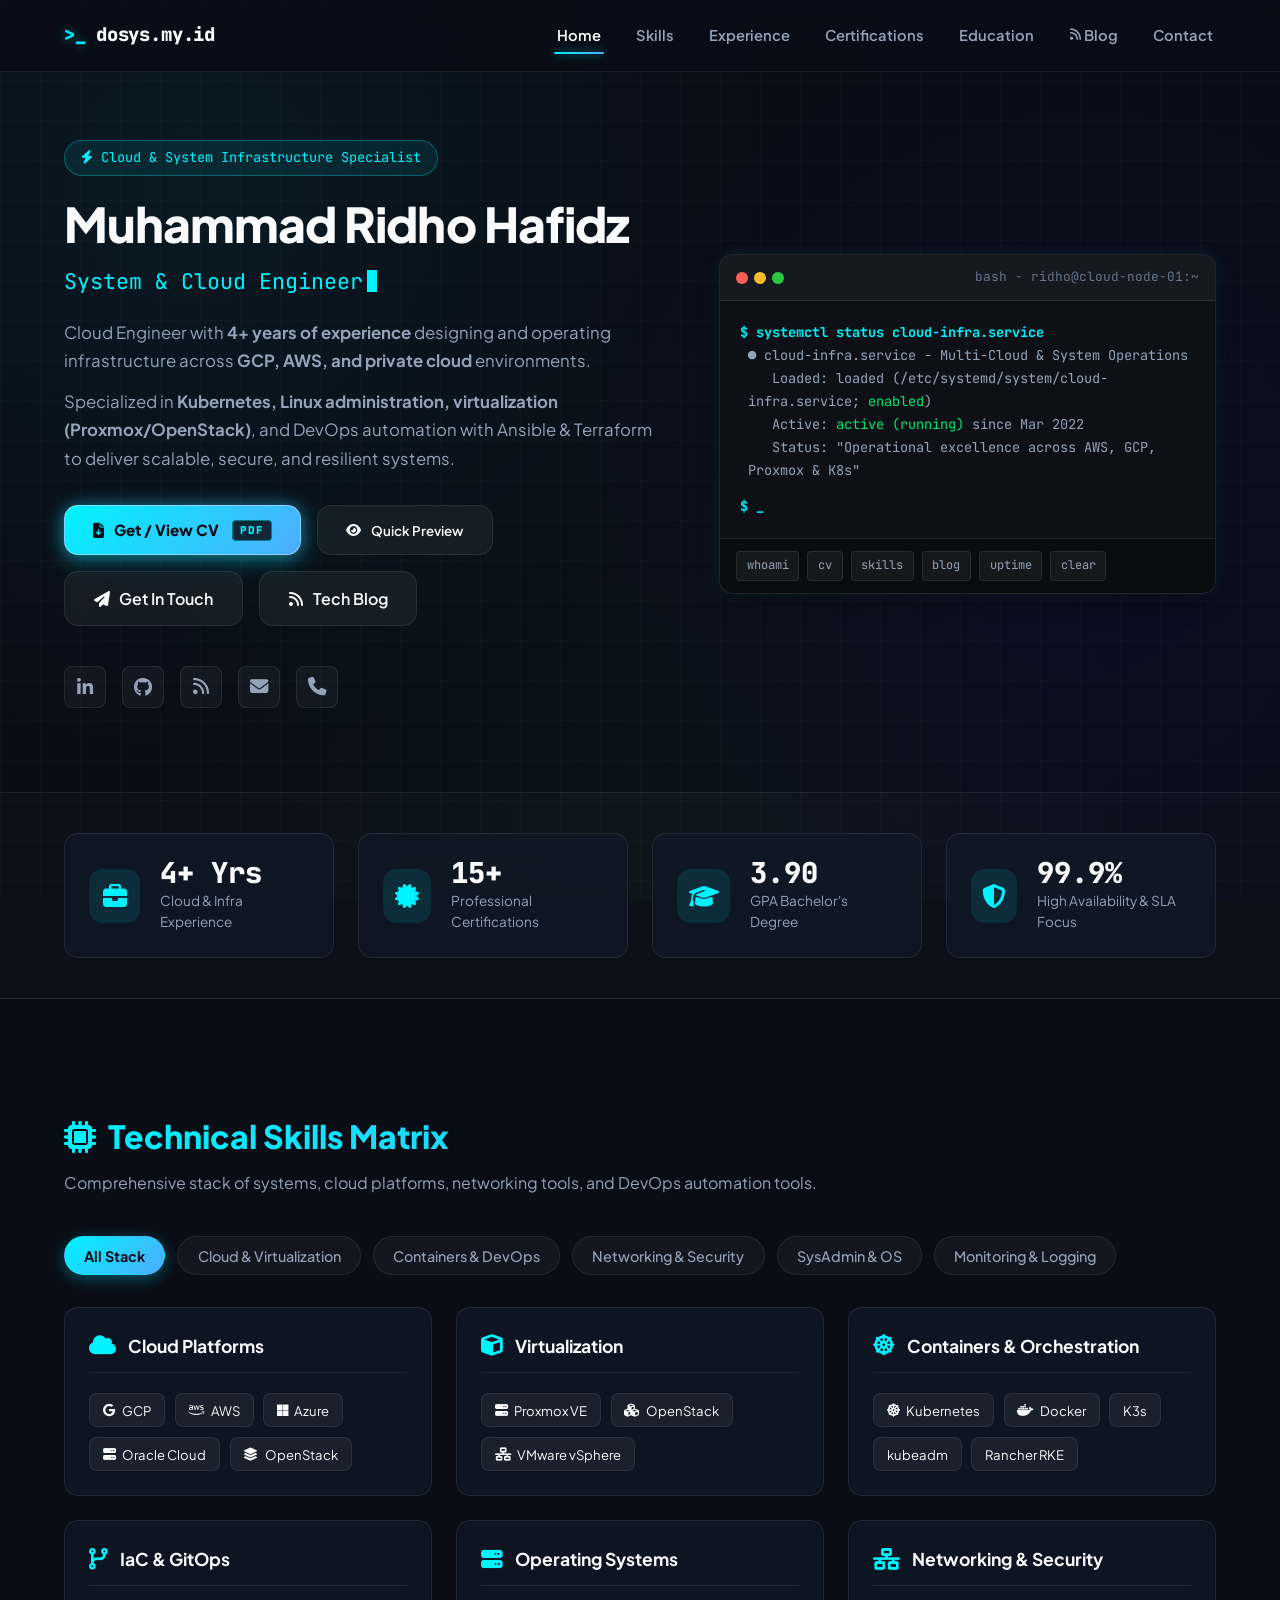
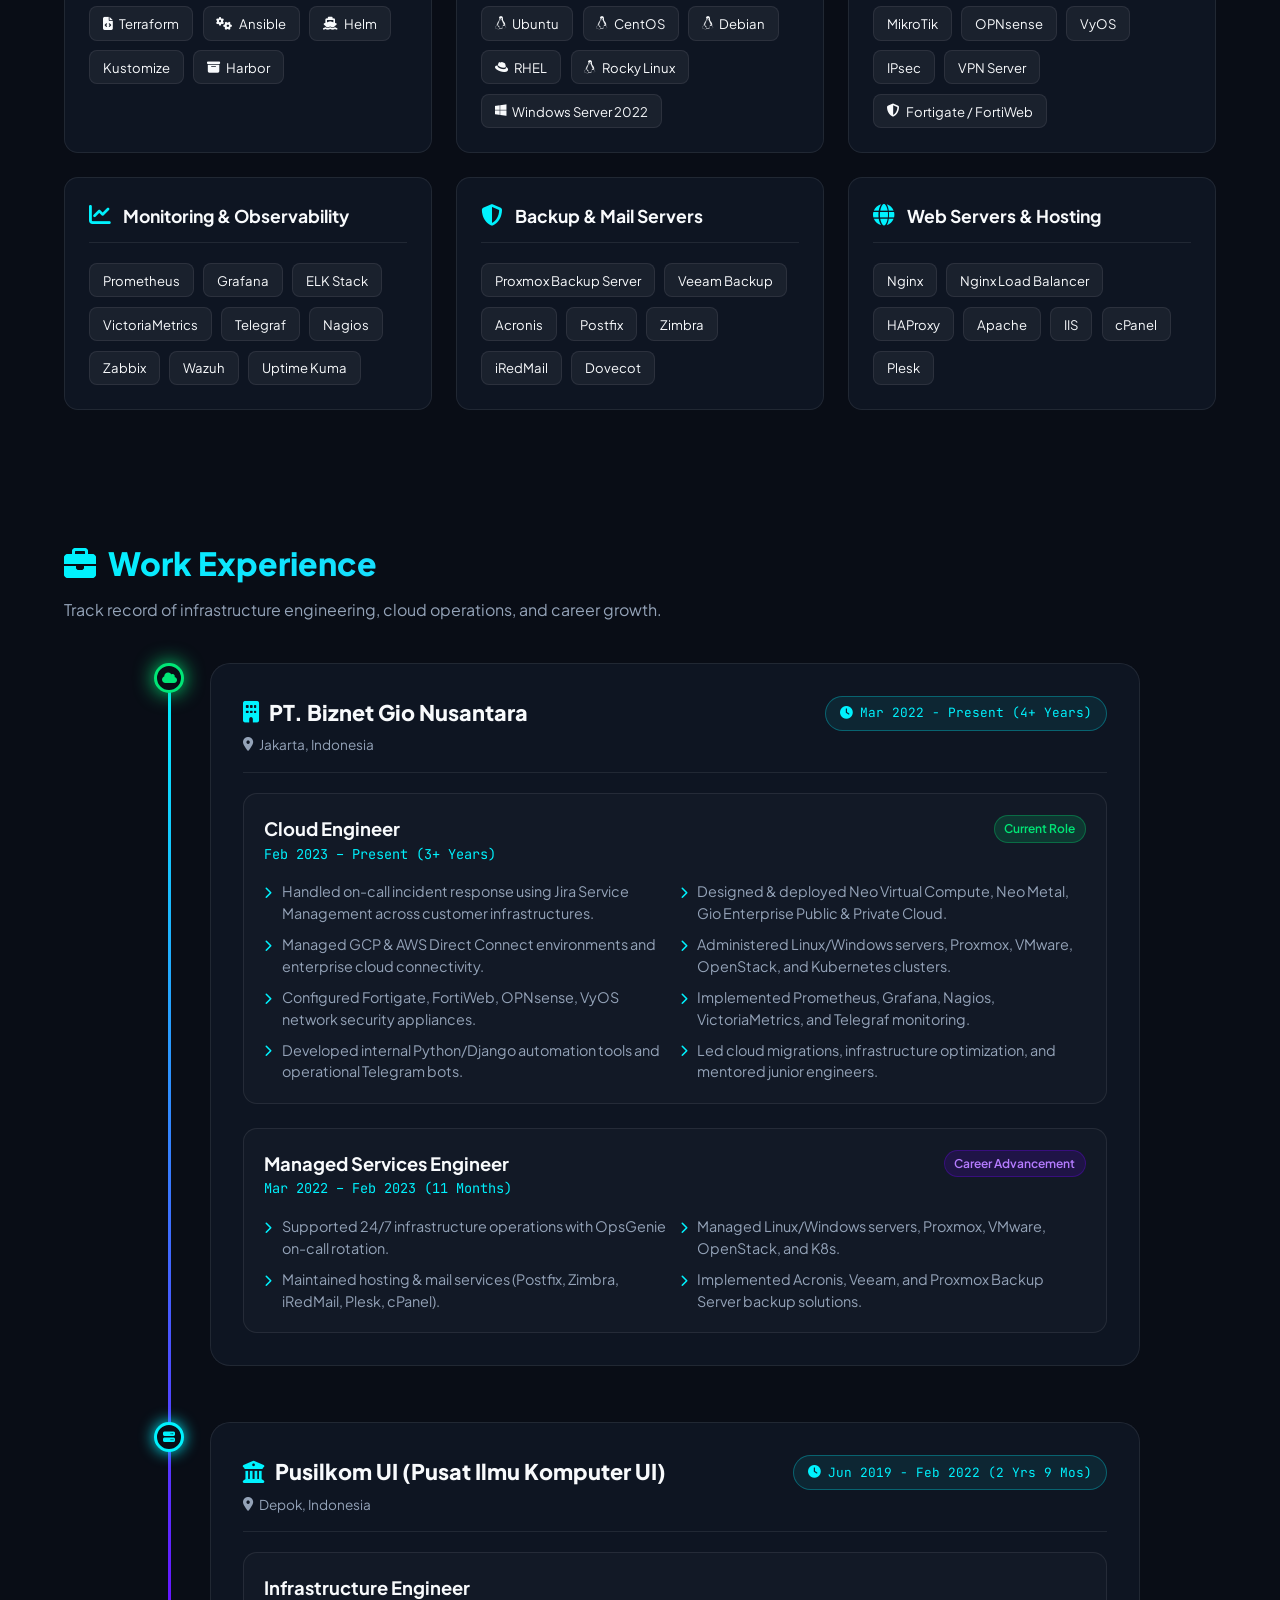
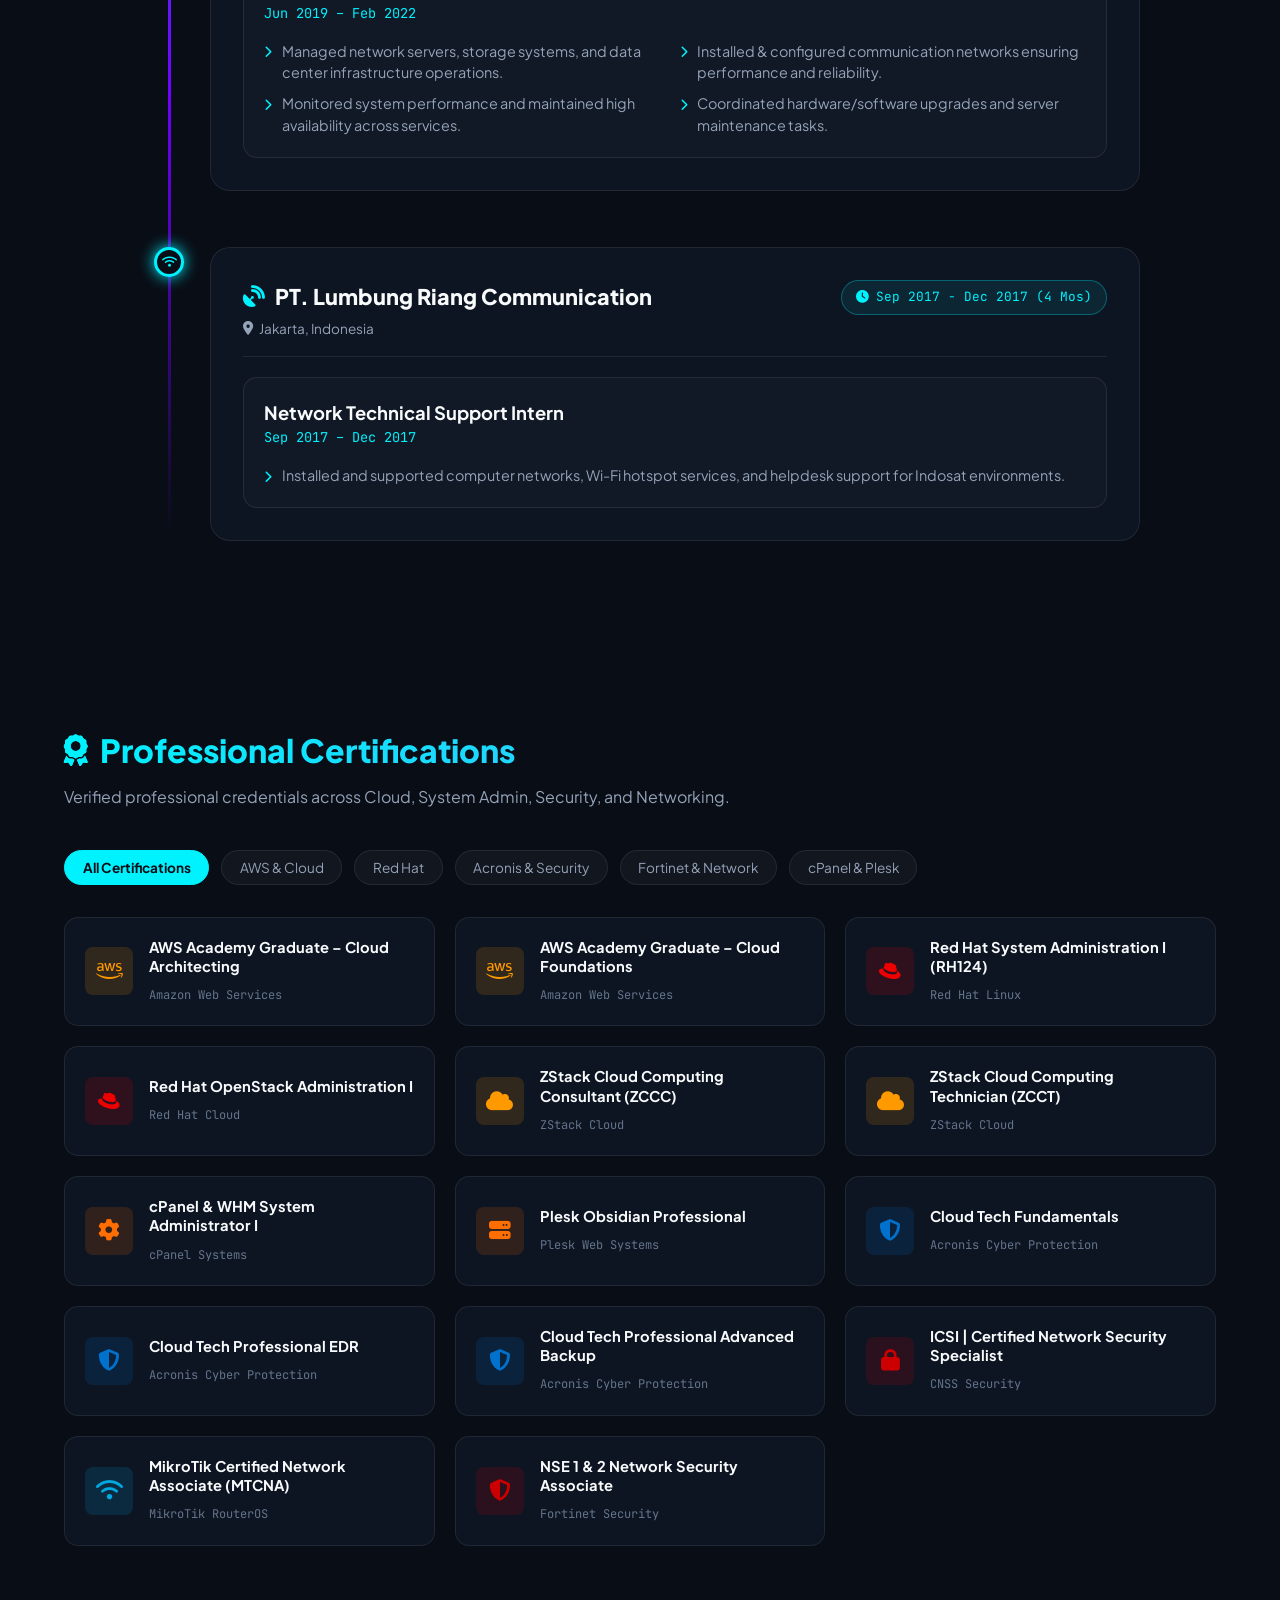
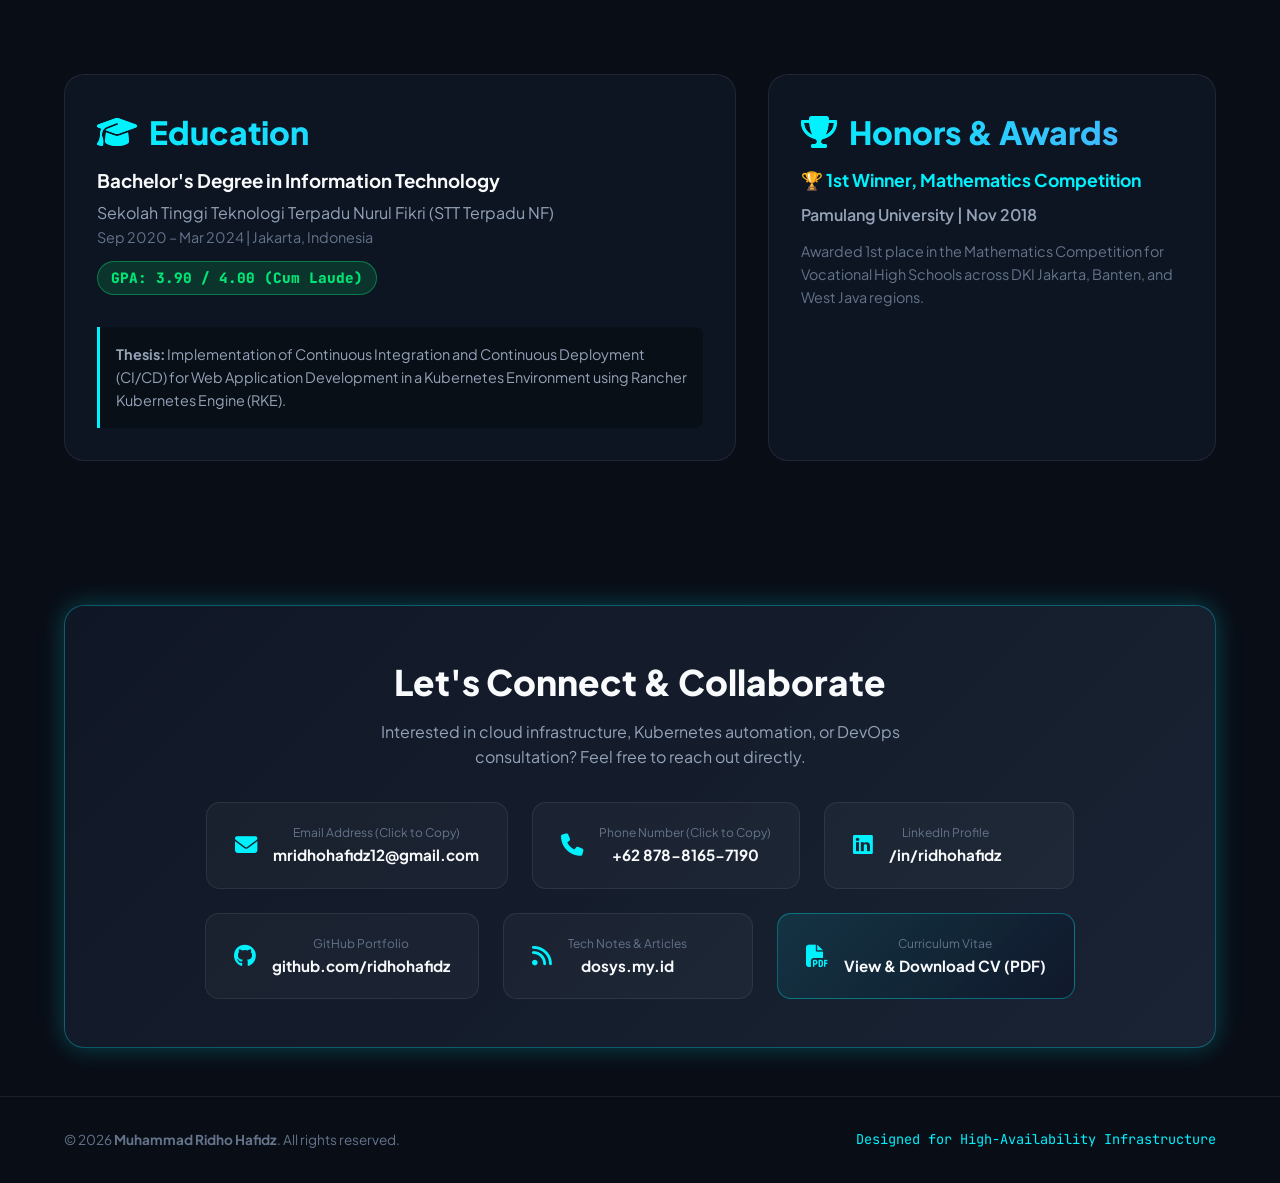
<file: index.html>
<!DOCTYPE html>
<html lang="id">
<head>
    <meta charset="UTF-8">
    <meta name="viewport" content="width=device-width, initial-scale=1.0">
    <title>Muhammad Ridho Hafidz - System & Cloud Engineer Portfolio</title>
    <meta name="description" content="Professional portfolio of Muhammad Ridho Hafidz, System & Cloud Engineer with expertise in infrastructure operations, cloud computing, Kubernetes, and DevOps.">
    <meta name="keywords" content="System Engineer, Cloud Engineer, DevOps, Infrastructure, Kubernetes, AWS, GCP, Proxmox, Red Hat, OpenStack">
    <meta name="author" content="Muhammad Ridho Hafidz">
    
    <!-- Open Graph Meta Tags -->
    <meta property="og:title" content="Muhammad Ridho Hafidz - System & Cloud Engineer">
    <meta property="og:description" content="High-performance cloud infrastructure, DevOps, and Linux/Windows System Administration Portfolio.">
    <meta property="og:type" content="website">
    <meta property="og:url" content="https://dosys.my.id">
    
    <!-- Favicon -->
    <link rel="icon" type="image/x-icon" href="data:image/svg+xml,<svg xmlns='http://www.w3.org/2000/svg' viewBox='0 0 100 100'><text y='.9em' font-size='90'>⚡</text></svg>">
    
    <!-- Google Fonts -->
    <link rel="preconnect" href="https://fonts.googleapis.com">
    <link rel="preconnect" href="https://fonts.gstatic.com" crossorigin>
    <link href="https://fonts.googleapis.com/css2?family=JetBrains+Mono:wght@400;500;700&family=Plus+Jakarta+Sans:wght@400;500;600;700;800&display=swap" rel="stylesheet">
    
    <!-- External Icons & CSS -->
    <link rel="stylesheet" href="https://cdnjs.cloudflare.com/ajax/libs/font-awesome/6.4.0/css/all.min.css">
    <link rel="stylesheet" href="assets/css/style.css?v=3.5">
    <link rel="stylesheet" href="assets/css/mobile.css?v=3.5">
</head>
<body>

    <!-- 1. STICKY HEADER NAVIGATION -->
    <header class="header-nav">
        <div class="container nav-container">
            <a href="#hero" class="brand-logo">
                <span class="prompt">&gt;_</span> dosys.my.id
            </a>

            <!-- Desktop Navigation Menu -->
            <nav class="desktop-nav">
                <a href="#hero" class="nav-link active">Home</a>
                <a href="#skills" class="nav-link">Skills</a>
                <a href="#experience" class="nav-link">Experience</a>
                <a href="#certifications" class="nav-link">Certifications</a>
                <a href="#education" class="nav-link">Education</a>
                <a href="https://dosys.my.id" target="_blank" rel="noopener" class="nav-link"><i class="fas fa-rss" style="font-size: 0.8rem; margin-right: 3px;"></i> Blog</a>
                <a href="#contact" class="nav-link">Contact</a>
            </nav>

            <!-- Mobile Hamburger Toggle Button -->
            <button class="mobile-nav-toggle" id="mobileNavToggle" aria-label="Open Navigation Menu">
                <i class="fas fa-bars"></i>
            </button>
        </div>
    </header>

    <!-- Mobile Navigation Backdrop Overlay -->
    <div class="nav-backdrop" id="navBackdrop" aria-hidden="true"></div>

    <!-- Mobile Navigation Off-Canvas Drawer -->
    <aside class="mobile-drawer" id="mobileDrawer" aria-hidden="true">
        <div class="drawer-header">
            <div class="brand-logo">
                <span class="prompt">&gt;_</span> dosys.my.id
            </div>
            <button class="drawer-close-btn" id="closeDrawerBtn" aria-label="Close Navigation Menu">
                <i class="fas fa-xmark"></i>
            </button>
        </div>

        <nav class="drawer-links">
            <a href="#hero" class="drawer-link active">
                <span class="drawer-link-icon"><i class="fas fa-house"></i></span>
                <span class="drawer-link-text">Home</span>
                <i class="fas fa-chevron-right drawer-arrow"></i>
            </a>
            <a href="#skills" class="drawer-link">
                <span class="drawer-link-icon"><i class="fas fa-microchip"></i></span>
                <span class="drawer-link-text">Technical Skills</span>
                <i class="fas fa-chevron-right drawer-arrow"></i>
            </a>
            <a href="#experience" class="drawer-link">
                <span class="drawer-link-icon"><i class="fas fa-briefcase"></i></span>
                <span class="drawer-link-text">Work Experience</span>
                <i class="fas fa-chevron-right drawer-arrow"></i>
            </a>
            <a href="#certifications" class="drawer-link">
                <span class="drawer-link-icon"><i class="fas fa-certificate"></i></span>
                <span class="drawer-link-text">Certifications</span>
                <i class="fas fa-chevron-right drawer-arrow"></i>
            </a>
            <a href="#education" class="drawer-link">
                <span class="drawer-link-icon"><i class="fas fa-graduation-cap"></i></span>
                <span class="drawer-link-text">Education &amp; Honors</span>
                <i class="fas fa-chevron-right drawer-arrow"></i>
            </a>
            <a href="https://dosys.my.id" target="_blank" rel="noopener" class="drawer-link">
                <span class="drawer-link-icon"><i class="fas fa-rss"></i></span>
                <span class="drawer-link-text">Tech Blog</span>
                <i class="fas fa-arrow-up-right-from-square drawer-arrow"></i>
            </a>
            <a href="#contact" class="drawer-link">
                <span class="drawer-link-icon"><i class="fas fa-paper-plane"></i></span>
                <span class="drawer-link-text">Contact Me</span>
                <i class="fas fa-chevron-right drawer-arrow"></i>
            </a>
        </nav>

        <div class="drawer-footer">
            <a href="cv.html" target="_blank" class="drawer-cv-btn">
                <i class="fas fa-file-arrow-down"></i>
                <span>Get / View CV (PDF)</span>
            </a>
            <div class="drawer-socials">
                <a href="https://linkedin.com/in/ridhohafidz" target="_blank" rel="noopener" class="drawer-social-icon" title="LinkedIn"><i class="fab fa-linkedin-in"></i></a>
                <a href="https://github.com/ridhohafidz" target="_blank" rel="noopener" class="drawer-social-icon" title="GitHub"><i class="fab fa-github"></i></a>
                <a href="mailto:mridhohafidz12@gmail.com" class="drawer-social-icon" title="Email"><i class="fas fa-envelope"></i></a>
                <a href="tel:+6287881657190" class="drawer-social-icon" title="Phone"><i class="fas fa-phone"></i></a>
            </div>
        </div>
    </aside>

    <!-- 2. HERO SECTION WITH CLI TERMINAL WIDGET -->
    <section id="hero" class="hero-section">
        <div class="container">
            <div class="hero-grid">
                <!-- Left Intro Info -->
                <div class="hero-content">
                    <div class="hero-badge">
                        <i class="fas fa-bolt"></i> Cloud &amp; System Infrastructure Specialist
                    </div>
                    <h1 class="hero-title">Muhammad Ridho Hafidz</h1>
                    <div class="hero-subtitle">
                        <span>System &amp; Cloud Engineer</span>
                        <span class="typed-cursor"></span>
                    </div>
                    <div class="hero-description">
                        <p>Cloud Engineer with <strong>4+ years of experience</strong> designing and operating infrastructure across <strong>GCP, AWS, and private cloud</strong> environments.</p>
                        <p>Specialized in <strong>Kubernetes, Linux administration, virtualization (Proxmox/OpenStack)</strong>, and DevOps automation with Ansible &amp; Terraform to deliver scalable, secure, and resilient systems.</p>
                    </div>

                    <div class="hero-actions">
                        <a href="cv.html" target="_blank" class="btn-cv-glow" id="heroGetCvBtn">
                            <i class="fas fa-file-arrow-down"></i>
                            <span>Get / View CV</span>
                            <span class="btn-cv-tag">PDF</span>
                        </a>
                        <button type="button" class="btn-secondary" id="previewCvModalBtn">
                            <i class="fas fa-eye"></i>
                            <span>Quick Preview</span>
                        </button>
                        <a href="#contact" class="btn-secondary">
                            <i class="fas fa-paper-plane"></i>
                            <span>Get In Touch</span>
                        </a>
                        <a href="https://dosys.my.id" target="_blank" rel="noopener" class="btn-secondary">
                            <i class="fas fa-rss"></i>
                            <span>Tech Blog</span>
                        </a>
                    </div>

                    <div class="social-links">
                        <a href="https://linkedin.com/in/ridhohafidz" target="_blank" rel="noopener" class="social-icon" title="LinkedIn">
                            <i class="fab fa-linkedin-in"></i>
                        </a>
                        <a href="https://github.com/ridhohafidz" target="_blank" rel="noopener" class="social-icon" title="GitHub">
                            <i class="fab fa-github"></i>
                        </a>
                        <a href="https://dosys.my.id" target="_blank" rel="noopener" class="social-icon" title="Tech Blog & Notes">
                            <i class="fas fa-rss"></i>
                        </a>
                        <a href="mailto:mridhohafidz12@gmail.com" class="social-icon" title="Email" data-copy="mridhohafidz12@gmail.com">
                            <i class="fas fa-envelope"></i>
                        </a>
                        <a href="tel:+6287881657190" class="social-icon" title="Phone" data-copy="+6287881657190">
                            <i class="fas fa-phone"></i>
                        </a>
                    </div>
                </div>

                <!-- Right CLI Terminal Emulator -->
                <div class="terminal-card">
                    <div class="terminal-header">
                        <div class="terminal-dots">
                            <span class="dot red"></span>
                            <span class="dot yellow"></span>
                            <span class="dot green"></span>
                        </div>
                        <div class="terminal-title">bash - ridho@cloud-node-01:~</div>
                    </div>
                    <div class="terminal-body" id="terminal-body">
                        <div class="t-prompt">$ systemctl status cloud-infra.service</div>
                        <div class="t-output">
  ● cloud-infra.service - Multi-Cloud & System Operations<br>
  &nbsp;&nbsp;&nbsp;Loaded: loaded (/etc/systemd/system/cloud-infra.service; <span class="t-success">enabled</span>)<br>
  &nbsp;&nbsp;&nbsp;Active: <span class="t-success">active (running)</span> since Mar 2022<br>
  &nbsp;&nbsp;&nbsp;Status: "Operational excellence across AWS, GCP, Proxmox & K8s"
                        </div>
                        <div class="t-prompt">$ _</div>
                    </div>
                    <div class="terminal-chips">
                        <span class="t-chip" data-cmd="whoami">whoami</span>
                        <span class="t-chip" data-cmd="cv">cv</span>
                        <span class="t-chip" data-cmd="skills">skills</span>
                        <span class="t-chip" data-cmd="blog">blog</span>
                        <span class="t-chip" data-cmd="uptime">uptime</span>
                        <span class="t-chip" data-cmd="clear">clear</span>
                    </div>
                </div>
            </div>
        </div>
    </section>

    <!-- 3. STATS OVERVIEW BAR -->
    <section class="stats-section">
        <div class="container">
            <div class="stats-grid">
                <div class="stat-card">
                    <div class="stat-icon"><i class="fas fa-briefcase"></i></div>
                    <div>
                        <div class="stat-number">4+ Yrs</div>
                        <div class="stat-label">Cloud & Infra Experience</div>
                    </div>
                </div>
                <div class="stat-card">
                    <div class="stat-icon"><i class="fas fa-certificate"></i></div>
                    <div>
                        <div class="stat-number">15+</div>
                        <div class="stat-label">Professional Certifications</div>
                    </div>
                </div>
                <div class="stat-card">
                    <div class="stat-icon"><i class="fas fa-graduation-cap"></i></div>
                    <div>
                        <div class="stat-number">3.90</div>
                        <div class="stat-label">GPA Bachelor's Degree</div>
                    </div>
                </div>
                <div class="stat-card">
                    <div class="stat-icon"><i class="fas fa-shield-halved"></i></div>
                    <div>
                        <div class="stat-number">99.9%</div>
                        <div class="stat-label">High Availability & SLA Focus</div>
                    </div>
                </div>
            </div>
        </div>
    </section>

    <!-- 4. TECHNICAL SKILLS MATRIX -->
    <section id="skills" class="skills-section">
        <div class="container">
            <h2 class="section-title"><i class="fas fa-microchip"></i> Technical Skills Matrix</h2>
            <p class="section-subtitle">Comprehensive stack of systems, cloud platforms, networking tools, and DevOps automation tools.</p>

            <div class="skill-tabs">
                <button class="skill-tab active" data-category="all">All Stack</button>
                <button class="skill-tab" data-category="cloud">Cloud & Virtualization</button>
                <button class="skill-tab" data-category="devops">Containers & DevOps</button>
                <button class="skill-tab" data-category="network">Networking & Security</button>
                <button class="skill-tab" data-category="sysadmin">SysAdmin & OS</button>
                <button class="skill-tab" data-category="monitoring">Monitoring & Logging</button>
            </div>

            <div class="skills-grid">
                <!-- Cloud Platforms -->
                <div class="skill-card" data-category="cloud">
                    <div class="skill-card-header">
                        <i class="fas fa-cloud"></i>
                        <h3>Cloud Platforms</h3>
                    </div>
                    <div class="skill-tags">
                        <span class="skill-tag"><i class="fab fa-google"></i> GCP</span>
                        <span class="skill-tag"><i class="fab fa-aws"></i> AWS</span>
                        <span class="skill-tag"><i class="fab fa-microsoft"></i> Azure</span>
                        <span class="skill-tag"><i class="fas fa-server"></i> Oracle Cloud</span>
                        <span class="skill-tag"><i class="fas fa-layer-group"></i> OpenStack</span>
                    </div>
                </div>

                <!-- Virtualization -->
                <div class="skill-card" data-category="cloud">
                    <div class="skill-card-header">
                        <i class="fas fa-cube"></i>
                        <h3>Virtualization</h3>
                    </div>
                    <div class="skill-tags">
                        <span class="skill-tag"><i class="fas fa-server"></i> Proxmox VE</span>
                        <span class="skill-tag"><i class="fas fa-cubes"></i> OpenStack</span>
                        <span class="skill-tag"><i class="fas fa-network-wired"></i> VMware vSphere</span>
                    </div>
                </div>

                <!-- Containers & Orchestration -->
                <div class="skill-card" data-category="devops">
                    <div class="skill-card-header">
                        <i class="fas fa-dharmachakra"></i>
                        <h3>Containers & Orchestration</h3>
                    </div>
                    <div class="skill-tags">
                        <span class="skill-tag"><i class="fas fa-dharmachakra"></i> Kubernetes</span>
                        <span class="skill-tag"><i class="fab fa-docker"></i> Docker</span>
                        <span class="skill-tag">K3s</span>
                        <span class="skill-tag">kubeadm</span>
                        <span class="skill-tag">Rancher RKE</span>
                    </div>
                </div>

                <!-- Infrastructure as Code & GitOps -->
                <div class="skill-card" data-category="devops">
                    <div class="skill-card-header">
                        <i class="fas fa-code-branch"></i>
                        <h3>IaC & GitOps</h3>
                    </div>
                    <div class="skill-tags">
                        <span class="skill-tag"><i class="fas fa-file-code"></i> Terraform</span>
                        <span class="skill-tag"><i class="fas fa-cogs"></i> Ansible</span>
                        <span class="skill-tag"><i class="fas fa-ship"></i> Helm</span>
                        <span class="skill-tag">Kustomize</span>
                        <span class="skill-tag"><i class="fas fa-archive"></i> Harbor</span>
                    </div>
                </div>

                <!-- Operating Systems -->
                <div class="skill-card" data-category="sysadmin">
                    <div class="skill-card-header">
                        <i class="fas fa-server"></i>
                        <h3>Operating Systems</h3>
                    </div>
                    <div class="skill-tags">
                        <span class="skill-tag"><i class="fab fa-linux"></i> Ubuntu</span>
                        <span class="skill-tag"><i class="fab fa-linux"></i> CentOS</span>
                        <span class="skill-tag"><i class="fab fa-linux"></i> Debian</span>
                        <span class="skill-tag"><i class="fab fa-redhat"></i> RHEL</span>
                        <span class="skill-tag"><i class="fab fa-linux"></i> Rocky Linux</span>
                        <span class="skill-tag"><i class="fab fa-windows"></i> Windows Server 2022</span>
                    </div>
                </div>

                <!-- Networking & Security -->
                <div class="skill-card" data-category="network">
                    <div class="skill-card-header">
                        <i class="fas fa-network-wired"></i>
                        <h3>Networking & Security</h3>
                    </div>
                    <div class="skill-tags">
                        <span class="skill-tag">MikroTik</span>
                        <span class="skill-tag">OPNsense</span>
                        <span class="skill-tag">VyOS</span>
                        <span class="skill-tag">IPsec</span>
                        <span class="skill-tag">VPN Server</span>
                        <span class="skill-tag"><i class="fas fa-shield-alt"></i> Fortigate / FortiWeb</span>
                    </div>
                </div>

                <!-- Monitoring & Observability -->
                <div class="skill-card" data-category="monitoring">
                    <div class="skill-card-header">
                        <i class="fas fa-chart-line"></i>
                        <h3>Monitoring & Observability</h3>
                    </div>
                    <div class="skill-tags">
                        <span class="skill-tag">Prometheus</span>
                        <span class="skill-tag">Grafana</span>
                        <span class="skill-tag">ELK Stack</span>
                        <span class="skill-tag">VictoriaMetrics</span>
                        <span class="skill-tag">Telegraf</span>
                        <span class="skill-tag">Nagios</span>
                        <span class="skill-tag">Zabbix</span>
                        <span class="skill-tag">Wazuh</span>
                        <span class="skill-tag">Uptime Kuma</span>
                    </div>
                </div>

                <!-- Backup & Email Systems -->
                <div class="skill-card" data-category="sysadmin">
                    <div class="skill-card-header">
                        <i class="fas fa-shield-alt"></i>
                        <h3>Backup & Mail Servers</h3>
                    </div>
                    <div class="skill-tags">
                        <span class="skill-tag">Proxmox Backup Server</span>
                        <span class="skill-tag">Veeam Backup</span>
                        <span class="skill-tag">Acronis</span>
                        <span class="skill-tag">Postfix</span>
                        <span class="skill-tag">Zimbra</span>
                        <span class="skill-tag">iRedMail</span>
                        <span class="skill-tag">Dovecot</span>
                    </div>
                </div>

                <!-- Web Hosting & Load Balancers -->
                <div class="skill-card" data-category="sysadmin">
                    <div class="skill-card-header">
                        <i class="fas fa-globe"></i>
                        <h3>Web Servers & Hosting</h3>
                    </div>
                    <div class="skill-tags">
                        <span class="skill-tag">Nginx</span>
                        <span class="skill-tag">Nginx Load Balancer</span>
                        <span class="skill-tag">HAProxy</span>
                        <span class="skill-tag">Apache</span>
                        <span class="skill-tag">IIS</span>
                        <span class="skill-tag">cPanel</span>
                        <span class="skill-tag">Plesk</span>
                    </div>
                </div>
            </div>
        </div>
    </section>

    <!-- 5. WORK EXPERIENCE TIMELINE -->
    <section id="experience" class="experience-section">
        <div class="container">
            <h2 class="section-title"><i class="fas fa-briefcase"></i> Work Experience</h2>
            <p class="section-subtitle">Track record of infrastructure engineering, cloud operations, and career growth.</p>

            <div class="timeline">
                <!-- Company 1: Biznet Gio -->
                <div class="timeline-item current">
                    <div class="timeline-marker"><i class="fas fa-cloud"></i></div>
                    <div class="experience-card">
                        <div class="exp-header">
                            <div>
                                <div class="exp-company">
                                    <i class="fas fa-building" style="color: var(--accent-cyan);"></i> PT. Biznet Gio Nusantara
                                </div>
                                <div class="exp-location">
                                    <i class="fas fa-map-marker-alt"></i> Jakarta, Indonesia
                                </div>
                            </div>
                            <div class="exp-tenure-badge">
                                <i class="fas fa-clock"></i> Mar 2022 - Present (4+ Years)
                            </div>
                        </div>

                        <!-- Current Role -->
                        <div class="position-block">
                            <div class="role-title">
                                <span>Cloud Engineer</span>
                                <span class="role-badge current">Current Role</span>
                            </div>
                            <div class="role-date">Feb 2023 – Present (3+ Years)</div>
                            <div class="duties-list">
                                <div class="duty-item"><i class="fas fa-chevron-right"></i> Handled on-call incident response using Jira Service Management across customer infrastructures.</div>
                                <div class="duty-item"><i class="fas fa-chevron-right"></i> Designed & deployed Neo Virtual Compute, Neo Metal, Gio Enterprise Public & Private Cloud.</div>
                                <div class="duty-item"><i class="fas fa-chevron-right"></i> Managed GCP & AWS Direct Connect environments and enterprise cloud connectivity.</div>
                                <div class="duty-item"><i class="fas fa-chevron-right"></i> Administered Linux/Windows servers, Proxmox, VMware, OpenStack, and Kubernetes clusters.</div>
                                <div class="duty-item"><i class="fas fa-chevron-right"></i> Configured Fortigate, FortiWeb, OPNsense, VyOS network security appliances.</div>
                                <div class="duty-item"><i class="fas fa-chevron-right"></i> Implemented Prometheus, Grafana, Nagios, VictoriaMetrics, and Telegraf monitoring.</div>
                                <div class="duty-item"><i class="fas fa-chevron-right"></i> Developed internal Python/Django automation tools and operational Telegram bots.</div>
                                <div class="duty-item"><i class="fas fa-chevron-right"></i> Led cloud migrations, infrastructure optimization, and mentored junior engineers.</div>
                            </div>
                        </div>

                        <!-- Previous Role (Promotion) -->
                        <div class="position-block">
                            <div class="role-title">
                                <span>Managed Services Engineer</span>
                                <span class="role-badge advancement">Career Advancement</span>
                            </div>
                            <div class="role-date">Mar 2022 – Feb 2023 (11 Months)</div>
                            <div class="duties-list">
                                <div class="duty-item"><i class="fas fa-chevron-right"></i> Supported 24/7 infrastructure operations with OpsGenie on-call rotation.</div>
                                <div class="duty-item"><i class="fas fa-chevron-right"></i> Managed Linux/Windows servers, Proxmox, VMware, OpenStack, and K8s.</div>
                                <div class="duty-item"><i class="fas fa-chevron-right"></i> Maintained hosting & mail services (Postfix, Zimbra, iRedMail, Plesk, cPanel).</div>
                                <div class="duty-item"><i class="fas fa-chevron-right"></i> Implemented Acronis, Veeam, and Proxmox Backup Server backup solutions.</div>
                            </div>
                        </div>
                    </div>
                </div>

                <!-- Company 2: Pusilkom UI -->
                <div class="timeline-item">
                    <div class="timeline-marker"><i class="fas fa-server"></i></div>
                    <div class="experience-card">
                        <div class="exp-header">
                            <div>
                                <div class="exp-company">
                                    <i class="fas fa-university" style="color: var(--accent-cyan);"></i> Pusilkom UI (Pusat Ilmu Komputer UI)
                                </div>
                                <div class="exp-location">
                                    <i class="fas fa-map-marker-alt"></i> Depok, Indonesia
                                </div>
                            </div>
                            <div class="exp-tenure-badge">
                                <i class="fas fa-clock"></i> Jun 2019 - Feb 2022 (2 Yrs 9 Mos)
                            </div>
                        </div>

                        <div class="position-block">
                            <div class="role-title">Infrastructure Engineer</div>
                            <div class="role-date">Jun 2019 – Feb 2022</div>
                            <div class="duties-list">
                                <div class="duty-item"><i class="fas fa-chevron-right"></i> Managed network servers, storage systems, and data center infrastructure operations.</div>
                                <div class="duty-item"><i class="fas fa-chevron-right"></i> Installed & configured communication networks ensuring performance and reliability.</div>
                                <div class="duty-item"><i class="fas fa-chevron-right"></i> Monitored system performance and maintained high availability across services.</div>
                                <div class="duty-item"><i class="fas fa-chevron-right"></i> Coordinated hardware/software upgrades and server maintenance tasks.</div>
                            </div>
                        </div>
                    </div>
                </div>

                <!-- Company 3: Internship -->
                <div class="timeline-item">
                    <div class="timeline-marker"><i class="fas fa-wifi"></i></div>
                    <div class="experience-card">
                        <div class="exp-header">
                            <div>
                                <div class="exp-company">
                                    <i class="fas fa-satellite-dish" style="color: var(--accent-cyan);"></i> PT. Lumbung Riang Communication
                                </div>
                                <div class="exp-location">
                                    <i class="fas fa-map-marker-alt"></i> Jakarta, Indonesia
                                </div>
                            </div>
                            <div class="exp-tenure-badge">
                                <i class="fas fa-clock"></i> Sep 2017 - Dec 2017 (4 Mos)
                            </div>
                        </div>

                        <div class="position-block">
                            <div class="role-title">Network Technical Support Intern</div>
                            <div class="role-date">Sep 2017 – Dec 2017</div>
                            <div class="duties-list">
                                <div class="duty-item"><i class="fas fa-chevron-right"></i> Installed and supported computer networks, Wi-Fi hotspot services, and helpdesk support for Indosat environments.</div>
                            </div>
                        </div>
                    </div>
                </div>
            </div>
        </div>
    </section>

    <!-- 6. CERTIFICATIONS SHOWCASE -->
    <section id="certifications" class="cert-section">
        <div class="container">
            <h2 class="section-title"><i class="fas fa-award"></i> Professional Certifications</h2>
            <p class="section-subtitle">Verified professional credentials across Cloud, System Admin, Security, and Networking.</p>

            <div class="cert-filter">
                <button class="cert-filter-btn active" data-filter="all">All Certifications</button>
                <button class="cert-filter-btn" data-filter="aws">AWS & Cloud</button>
                <button class="cert-filter-btn" data-filter="redhat">Red Hat</button>
                <button class="cert-filter-btn" data-filter="acronis">Acronis & Security</button>
                <button class="cert-filter-btn" data-filter="fortinet">Fortinet & Network</button>
                <button class="cert-filter-btn" data-filter="cpanel">cPanel & Plesk</button>
            </div>

            <div class="cert-grid">
                <!-- AWS -->
                <div class="cert-card aws">
                    <div class="cert-icon"><i class="fab fa-aws"></i></div>
                    <div class="cert-info">
                        <h4>AWS Academy Graduate – Cloud Architecting</h4>
                        <span class="cert-category-tag">Amazon Web Services</span>
                    </div>
                </div>

                <div class="cert-card aws">
                    <div class="cert-icon"><i class="fab fa-aws"></i></div>
                    <div class="cert-info">
                        <h4>AWS Academy Graduate – Cloud Foundations</h4>
                        <span class="cert-category-tag">Amazon Web Services</span>
                    </div>
                </div>

                <!-- Red Hat -->
                <div class="cert-card redhat">
                    <div class="cert-icon"><i class="fab fa-redhat"></i></div>
                    <div class="cert-info">
                        <h4>Red Hat System Administration I (RH124)</h4>
                        <span class="cert-category-tag">Red Hat Linux</span>
                    </div>
                </div>

                <div class="cert-card redhat">
                    <div class="cert-icon"><i class="fab fa-redhat"></i></div>
                    <div class="cert-info">
                        <h4>Red Hat OpenStack Administration I</h4>
                        <span class="cert-category-tag">Red Hat Cloud</span>
                    </div>
                </div>

                <!-- ZStack -->
                <div class="cert-card aws">
                    <div class="cert-icon"><i class="fas fa-cloud"></i></div>
                    <div class="cert-info">
                        <h4>ZStack Cloud Computing Consultant (ZCCC)</h4>
                        <span class="cert-category-tag">ZStack Cloud</span>
                    </div>
                </div>

                <div class="cert-card aws">
                    <div class="cert-icon"><i class="fas fa-cloud"></i></div>
                    <div class="cert-info">
                        <h4>ZStack Cloud Computing Technician (ZCCT)</h4>
                        <span class="cert-category-tag">ZStack Cloud</span>
                    </div>
                </div>

                <!-- cPanel & Plesk -->
                <div class="cert-card cpanel">
                    <div class="cert-icon"><i class="fas fa-cog"></i></div>
                    <div class="cert-info">
                        <h4>cPanel & WHM System Administrator I</h4>
                        <span class="cert-category-tag">cPanel Systems</span>
                    </div>
                </div>

                <div class="cert-card cpanel">
                    <div class="cert-icon"><i class="fas fa-server"></i></div>
                    <div class="cert-info">
                        <h4>Plesk Obsidian Professional</h4>
                        <span class="cert-category-tag">Plesk Web Systems</span>
                    </div>
                </div>

                <!-- Acronis -->
                <div class="cert-card acronis">
                    <div class="cert-icon"><i class="fas fa-shield-alt"></i></div>
                    <div class="cert-info">
                        <h4>Cloud Tech Fundamentals</h4>
                        <span class="cert-category-tag">Acronis Cyber Protection</span>
                    </div>
                </div>

                <div class="cert-card acronis">
                    <div class="cert-icon"><i class="fas fa-shield-alt"></i></div>
                    <div class="cert-info">
                        <h4>Cloud Tech Professional EDR</h4>
                        <span class="cert-category-tag">Acronis Cyber Protection</span>
                    </div>
                </div>

                <div class="cert-card acronis">
                    <div class="cert-icon"><i class="fas fa-shield-alt"></i></div>
                    <div class="cert-info">
                        <h4>Cloud Tech Professional Advanced Backup</h4>
                        <span class="cert-category-tag">Acronis Cyber Protection</span>
                    </div>
                </div>

                <!-- Security & Network -->
                <div class="cert-card fortinet">
                    <div class="cert-icon"><i class="fas fa-lock"></i></div>
                    <div class="cert-info">
                        <h4>ICSI | Certified Network Security Specialist</h4>
                        <span class="cert-category-tag">CNSS Security</span>
                    </div>
                </div>

                <div class="cert-card mikrotik">
                    <div class="cert-icon"><i class="fas fa-wifi"></i></div>
                    <div class="cert-info">
                        <h4>MikroTik Certified Network Associate (MTCNA)</h4>
                        <span class="cert-category-tag">MikroTik RouterOS</span>
                    </div>
                </div>

                <div class="cert-card fortinet">
                    <div class="cert-icon"><i class="fas fa-shield-alt"></i></div>
                    <div class="cert-info">
                        <h4>NSE 1 & 2 Network Security Associate</h4>
                        <span class="cert-category-tag">Fortinet Security</span>
                    </div>
                </div>
            </div>
        </div>
    </section>

    <!-- 7. EDUCATION & HONORS -->
    <section id="education" class="edu-awards-section">
        <div class="container">
            <div class="edu-grid">
                <!-- Education -->
                <div class="edu-card">
                    <h2 class="section-title"><i class="fas fa-graduation-cap"></i> Education</h2>
                    <h3>Bachelor's Degree in Information Technology</h3>
                    <p style="color: var(--text-secondary); margin-top: 0.25rem;">Sekolah Tinggi Teknologi Terpadu Nurul Fikri (STT Terpadu NF)</p>
                    <p style="color: var(--text-muted); font-size: 0.9rem;">Sep 2020 – Mar 2024 | Jakarta, Indonesia</p>
                    <div class="edu-gpa-badge">GPA: 3.90 / 4.00 (Cum Laude)</div>
                    <div class="thesis-box">
                        <strong>Thesis:</strong> Implementation of Continuous Integration and Continuous Deployment (CI/CD) for Web Application Development in a Kubernetes Environment using Rancher Kubernetes Engine (RKE).
                    </div>
                </div>

                <!-- Award -->
                <div class="award-card">
                    <h2 class="section-title"><i class="fas fa-trophy"></i> Honors & Awards</h2>
                    <h3 style="font-size: 1.1rem; color: var(--accent-cyan); margin-bottom: 0.5rem;">
                        🏆 1st Winner, Mathematics Competition
                    </h3>
                    <p style="color: var(--text-secondary); font-weight: 600;">Pamulang University | Nov 2018</p>
                    <p style="color: var(--text-muted); font-size: 0.9rem; margin-top: 0.75rem; line-height: 1.6;">
                        Awarded 1st place in the Mathematics Competition for Vocational High Schools across DKI Jakarta, Banten, and West Java regions.
                    </p>
                </div>
            </div>
        </div>
    </section>

    <!-- 8. CONTACT SECTION & FOOTER -->
    <section id="contact" class="contact-section">
        <div class="container">
            <div class="contact-box">
                <h2 style="font-size: 2.2rem; font-weight: 800; margin-bottom: 0.5rem;">Let's Connect & Collaborate</h2>
                <p style="color: var(--text-secondary); max-width: 600px; margin: 0 auto 1.5rem;">
                    Interested in cloud infrastructure, Kubernetes automation, or DevOps consultation? Feel free to reach out directly.
                </p>

                <div class="contact-grid">
                    <a href="mailto:mridhohafidz12@gmail.com" class="contact-card" data-copy="mridhohafidz12@gmail.com">
                        <i class="fas fa-envelope"></i>
                        <div class="contact-card-text">
                            <span>Email Address (Click to Copy)</span>
                            <strong>mridhohafidz12@gmail.com</strong>
                        </div>
                    </a>

                    <a href="tel:+6287881657190" class="contact-card" data-copy="+6287881657190">
                        <i class="fas fa-phone"></i>
                        <div class="contact-card-text">
                            <span>Phone Number (Click to Copy)</span>
                            <strong>+62 878-8165-7190</strong>
                        </div>
                    </a>

                    <a href="https://linkedin.com/in/ridhohafidz" target="_blank" rel="noopener" class="contact-card">
                        <i class="fab fa-linkedin"></i>
                        <div class="contact-card-text">
                            <span>LinkedIn Profile</span>
                            <strong>/in/ridhohafidz</strong>
                        </div>
                    </a>

                    <a href="https://github.com/ridhohafidz" target="_blank" rel="noopener" class="contact-card">
                        <i class="fab fa-github"></i>
                        <div class="contact-card-text">
                            <span>GitHub Portfolio</span>
                            <strong>github.com/ridhohafidz</strong>
                        </div>
                    </a>

                    <a href="https://dosys.my.id" target="_blank" rel="noopener" class="contact-card">
                        <i class="fas fa-rss"></i>
                        <div class="contact-card-text">
                            <span>Tech Notes & Articles</span>
                            <strong>dosys.my.id</strong>
                        </div>
                    </a>

                    <a href="cv.html" target="_blank" class="contact-card cv-contact-card">
                        <i class="fas fa-file-pdf"></i>
                        <div class="contact-card-text">
                            <span>Curriculum Vitae</span>
                            <strong>View & Download CV (PDF)</strong>
                        </div>
                    </a>
                </div>
            </div>
        </div>
    </section>

    <!-- FOOTER -->
    <footer>
        <div class="container footer-container">
            <div>
                &copy; 2026 <strong>Muhammad Ridho Hafidz</strong>. All rights reserved.
            </div>
            <div style="font-family: var(--font-mono); color: var(--accent-cyan);">
                Designed for High-Availability Infrastructure
            </div>
        </div>
    </footer>

    <!-- CV QUICK PREVIEW MODAL VIEWER -->
    <div id="cvModal" class="cv-modal-backdrop" aria-hidden="true">
        <div class="cv-modal-box">
            <div class="cv-modal-header">
                <div class="cv-modal-title">
                    <div class="cv-modal-icon-badge">
                        <i class="fas fa-file-lines"></i>
                    </div>
                    <div class="cv-modal-titles">
                        <div class="cv-modal-name">Muhammad Ridho Hafidz — CV</div>
                        <div class="cv-modal-sub">System &amp; Cloud Engineer &bull; ATS-Friendly Preview</div>
                    </div>
                </div>
                <div class="cv-modal-ctrls">
                    <a href="cv.html" target="_blank" class="cv-modal-btn" title="Open Full Page in New Tab">
                        <i class="fas fa-arrow-up-right-from-square"></i> <span>Full Page</span>
                    </a>
                    <button type="button" class="cv-modal-btn cv-modal-btn-primary" id="modalPrintBtn" title="Print or Save as PDF">
                        <i class="fas fa-download"></i> <span>Save / Print PDF</span>
                    </button>
                    <button type="button" class="cv-modal-close" id="closeCvModal" aria-label="Close CV Modal" title="Close Preview (Esc)">
                        <i class="fas fa-xmark"></i>
                    </button>
                </div>
            </div>
            <div class="cv-modal-body">
                <iframe src="cv.html" class="cv-modal-iframe" title="Muhammad Ridho Hafidz CV Preview"></iframe>
            </div>
        </div>
    </div>

    <!-- TOAST NOTIFICATION & BACK TO TOP -->
    <div id="toast" class="toast">
        <i class="fas fa-check-circle" style="color: var(--accent-emerald);"></i>
        <span class="toast-msg">Copied to clipboard!</span>
    </div>

    <button id="backToTop" class="back-to-top" aria-label="Back to Top">
        <i class="fas fa-arrow-up"></i>
    </button>

    <!-- JS -->
    <script src="assets/js/script.js?v=3.5"></script>
</body>
</html>
</file>
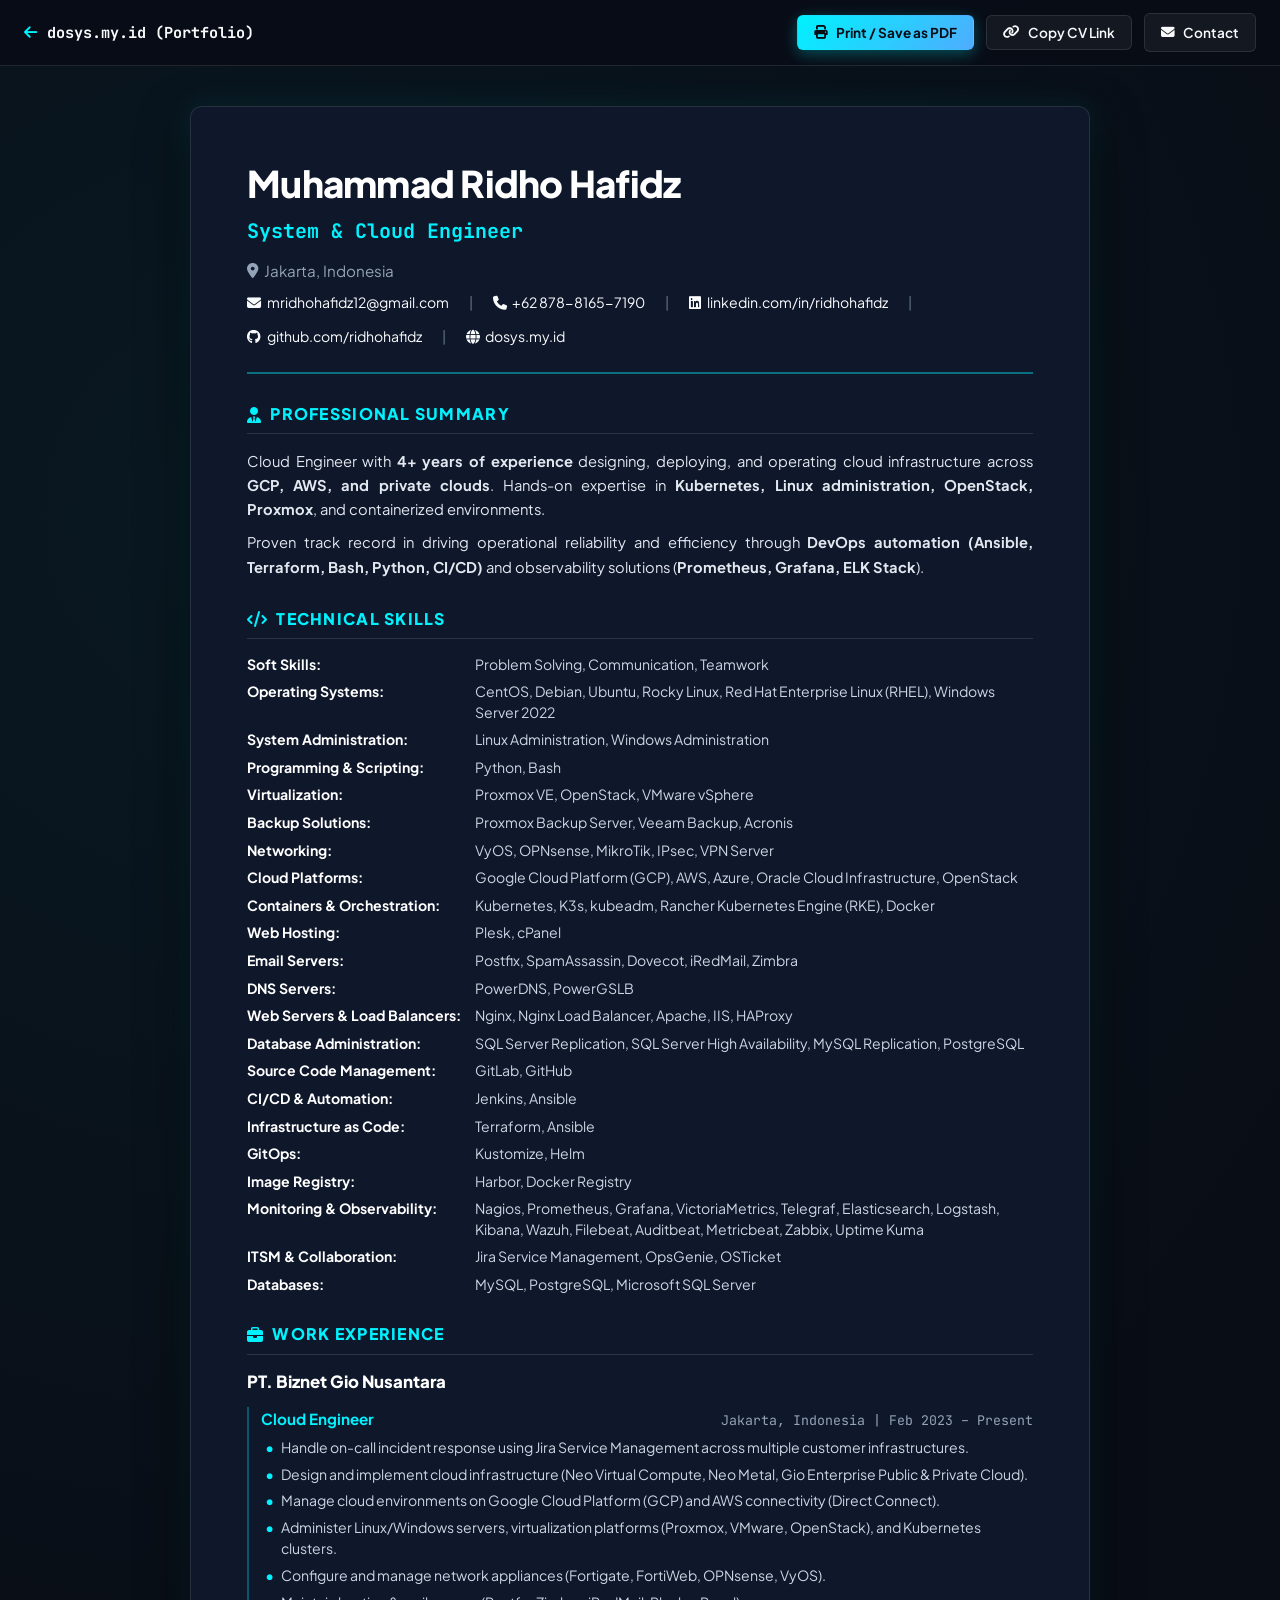
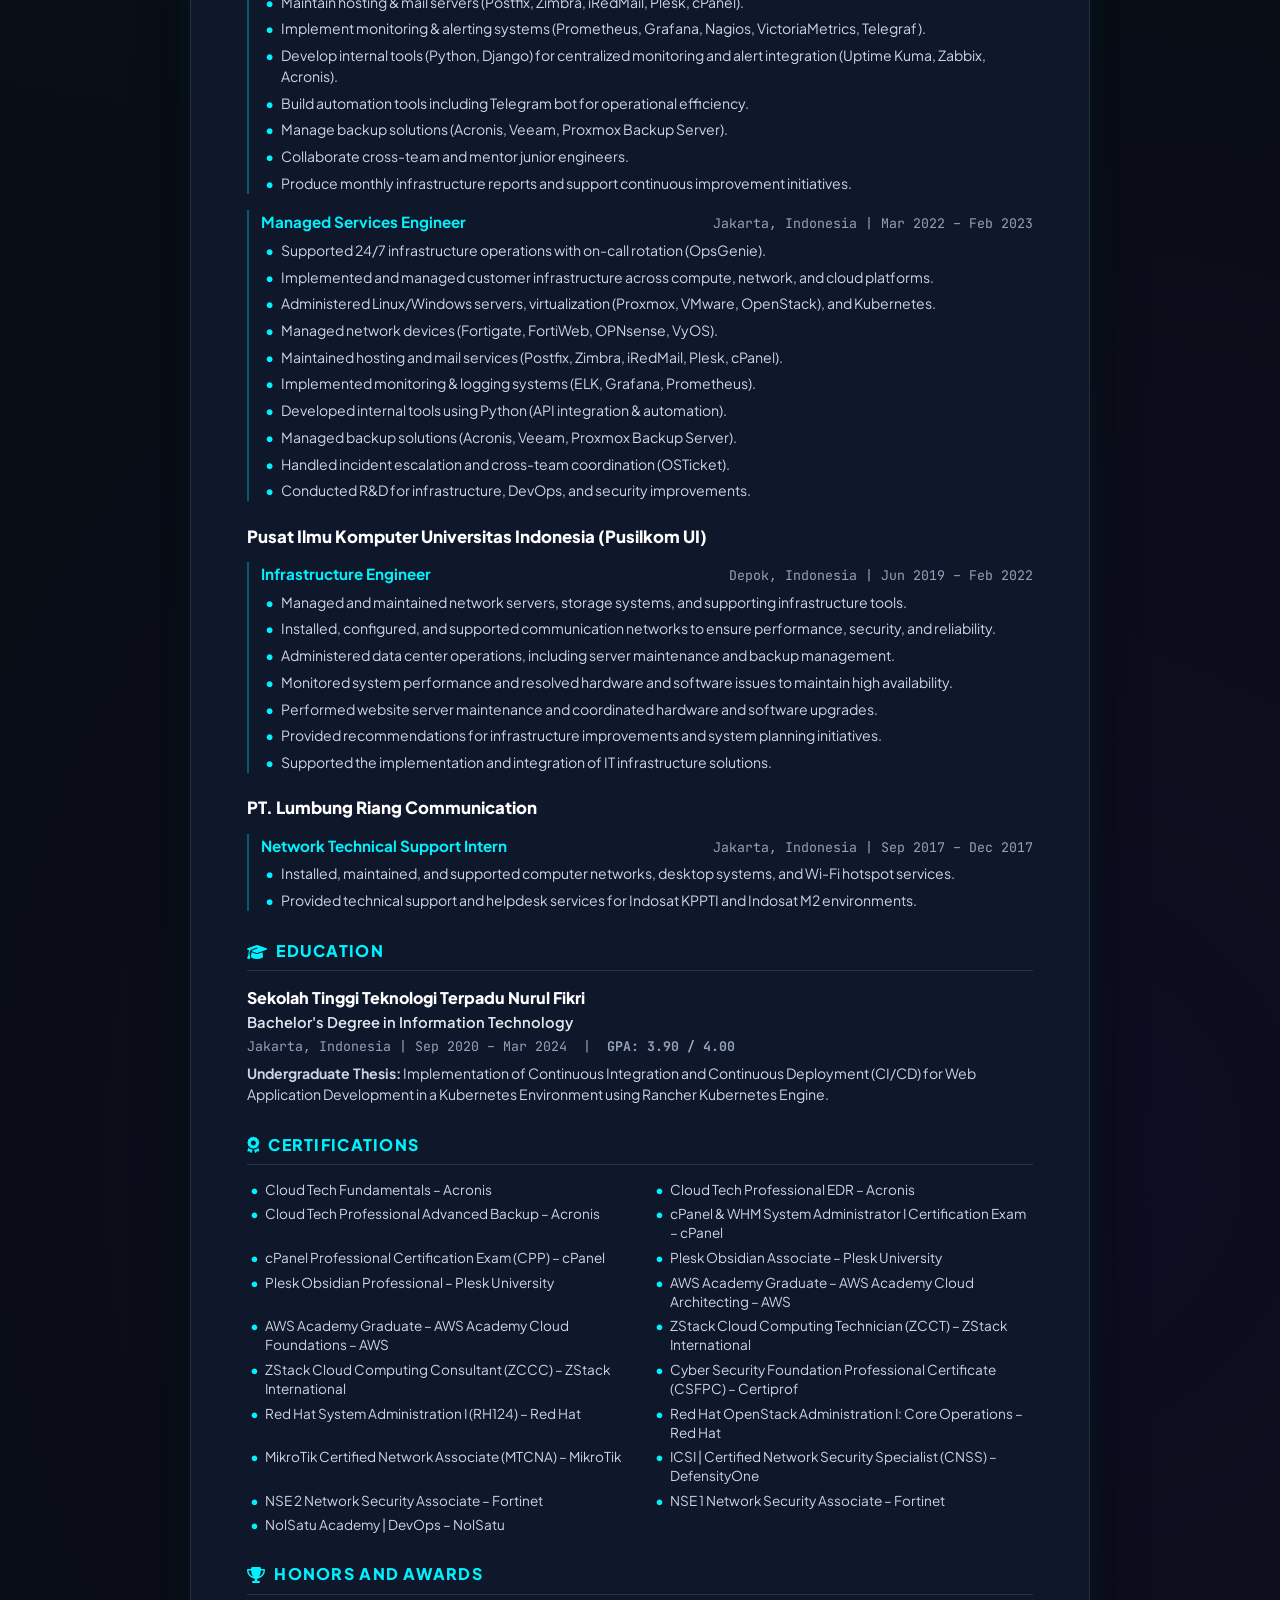
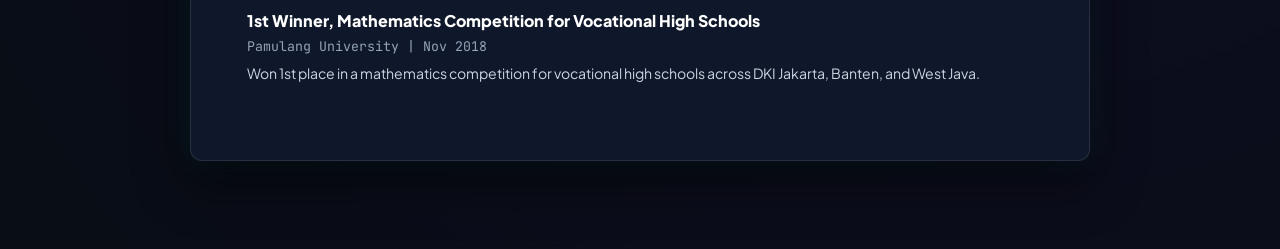
<file: cv.html>
<!DOCTYPE html>
<html lang="id">
<head>
    <meta charset="UTF-8">
    <meta name="viewport" content="width=device-width, initial-scale=1.0">
    <title>Curriculum Vitae - Muhammad Ridho Hafidz | System & Cloud Engineer</title>
    <meta name="description" content="Official Curriculum Vitae of Muhammad Ridho Hafidz - System & Cloud Engineer specializing in AWS, GCP, Kubernetes, Linux/Windows Administration, and DevOps.">
    <meta name="author" content="Muhammad Ridho Hafidz">

    <!-- Google Fonts -->
    <link rel="preconnect" href="https://fonts.googleapis.com">
    <link rel="preconnect" href="https://fonts.gstatic.com" crossorigin>
    <link href="https://fonts.googleapis.com/css2?family=JetBrains+Mono:wght@400;500;600;700&family=Plus+Jakarta+Sans:wght@400;500;600;700;800&display=swap" rel="stylesheet">
    
    <!-- FontAwesome -->
    <link rel="stylesheet" href="https://cdnjs.cloudflare.com/ajax/libs/font-awesome/6.4.0/css/all.min.css">

    <style>
        :root {
            --bg-body: #090d16;
            --bg-paper: #0f172a;
            --border-color: rgba(255, 255, 255, 0.1);
            --border-accent: #00f2fe;
            --text-primary: #f8fafc;
            --text-secondary: #94a3b8;
            --text-muted: #64748b;
            --accent-cyan: #00f2fe;
            --accent-blue: #4facfe;
            --accent-green: #00e676;
            --font-sans: 'Plus Jakarta Sans', sans-serif;
            --font-mono: 'JetBrains Mono', monospace;
            --radius-sm: 6px;
            --radius-md: 12px;
            --shadow-paper: 0 20px 50px rgba(0, 0, 0, 0.6), 0 0 30px rgba(0, 242, 254, 0.1);
        }

        * {
            box-sizing: border-box;
            margin: 0;
            padding: 0;
        }

        body {
            font-family: var(--font-sans);
            background-color: var(--bg-body);
            color: var(--text-primary);
            line-height: 1.55;
            padding-bottom: 3rem;
            min-height: 100vh;
            background-image: 
                radial-gradient(circle at 20% 15%, rgba(0, 242, 254, 0.05) 0%, transparent 40%),
                radial-gradient(circle at 80% 80%, rgba(112, 0, 255, 0.05) 0%, transparent 40%);
        }

        /* Top Action Bar */
        .cv-topbar {
            position: sticky;
            top: 0;
            z-index: 100;
            background: rgba(9, 13, 22, 0.92);
            backdrop-filter: blur(12px);
            border-bottom: 1px solid var(--border-color);
            padding: 0.8rem 1.5rem;
            display: flex;
            align-items: center;
            justify-content: space-between;
            gap: 1rem;
        }

        .cv-topbar-brand {
            display: flex;
            align-items: center;
            gap: 0.6rem;
            color: var(--text-primary);
            text-decoration: none;
            font-weight: 700;
            font-family: var(--font-mono);
            font-size: 0.95rem;
        }

        .cv-topbar-brand i {
            color: var(--accent-cyan);
        }

        .cv-actions {
            display: flex;
            align-items: center;
            gap: 0.75rem;
            flex-wrap: wrap;
        }

        .btn-action {
            display: inline-flex;
            align-items: center;
            gap: 0.5rem;
            padding: 0.5rem 1rem;
            border-radius: var(--radius-sm);
            font-size: 0.85rem;
            font-weight: 600;
            cursor: pointer;
            text-decoration: none;
            transition: all 0.2s ease;
            border: 1px solid transparent;
            font-family: var(--font-sans);
        }

        .btn-action-primary {
            background: linear-gradient(135deg, #00f2fe 0%, #4facfe 100%);
            color: #090d16;
            font-weight: 700;
            box-shadow: 0 4px 15px rgba(0, 242, 254, 0.3);
        }

        .btn-action-primary:hover {
            transform: translateY(-2px);
            box-shadow: 0 6px 20px rgba(0, 242, 254, 0.5);
            color: #000;
        }

        .btn-action-secondary {
            background: rgba(255, 255, 255, 0.05);
            color: var(--text-primary);
            border-color: var(--border-color);
        }

        .btn-action-secondary:hover {
            background: rgba(255, 255, 255, 0.1);
            border-color: var(--accent-cyan);
            color: var(--accent-cyan);
        }

        /* CV Document Container */
        .cv-container {
            max-width: 900px;
            margin: 2.5rem auto;
            background: var(--bg-paper);
            border: 1px solid var(--border-color);
            border-radius: var(--radius-md);
            padding: 3rem 3.5rem;
            box-shadow: var(--shadow-paper);
            position: relative;
        }

        /* CV Header */
        .cv-header {
            border-bottom: 2px solid rgba(0, 242, 254, 0.4);
            padding-bottom: 1.5rem;
            margin-bottom: 1.75rem;
        }

        .cv-name {
            font-size: 2.3rem;
            font-weight: 800;
            letter-spacing: -0.02em;
            color: #ffffff;
            margin-bottom: 0.25rem;
        }

        .cv-role {
            font-size: 1.25rem;
            font-weight: 700;
            color: var(--accent-cyan);
            font-family: var(--font-mono);
            margin-bottom: 0.75rem;
        }

        .cv-location {
            font-size: 0.95rem;
            color: var(--text-secondary);
            margin-bottom: 0.6rem;
            display: flex;
            align-items: center;
            gap: 0.4rem;
        }

        .cv-contact-bar {
            display: flex;
            flex-wrap: wrap;
            gap: 0.8rem 1.25rem;
            font-size: 0.88rem;
            color: var(--text-secondary);
            margin-top: 0.5rem;
        }

        .cv-contact-bar a {
            color: var(--text-primary);
            text-decoration: none;
            transition: color 0.2s;
            display: inline-flex;
            align-items: center;
            gap: 0.35rem;
        }

        .cv-contact-bar a:hover {
            color: var(--accent-cyan);
        }

        .cv-contact-bar .sep {
            color: var(--text-muted);
        }

        /* CV Sections */
        .cv-section {
            margin-bottom: 1.75rem;
        }

        .cv-section-title {
            font-size: 1rem;
            font-weight: 800;
            text-transform: uppercase;
            letter-spacing: 0.08em;
            color: var(--accent-cyan);
            border-bottom: 1px solid rgba(255, 255, 255, 0.12);
            padding-bottom: 0.4rem;
            margin-bottom: 0.9rem;
            display: flex;
            align-items: center;
            gap: 0.5rem;
        }

        .cv-summary-text {
            color: #e2e8f0;
            font-size: 0.92rem;
            line-height: 1.65;
            text-align: justify;
        }

        .cv-summary-text p {
            margin-bottom: 0.55rem;
        }

        .cv-summary-text p:last-child {
            margin-bottom: 0;
        }

        /* Skills Matrix */
        .cv-skills-list {
            display: flex;
            flex-direction: column;
            gap: 0.45rem;
        }

        .cv-skill-row {
            font-size: 0.88rem;
            line-height: 1.45;
            display: grid;
            grid-template-columns: 220px 1fr;
            gap: 0.5rem;
        }

        .cv-skill-label {
            font-weight: 700;
            color: #ffffff;
        }

        .cv-skill-val {
            color: #cbd5e1;
        }

        /* Work Experience Blocks */
        .cv-company-block {
            margin-bottom: 1.4rem;
        }

        .cv-company-name {
            font-size: 1.05rem;
            font-weight: 800;
            color: #ffffff;
        }

        .cv-job-block {
            margin-top: 0.75rem;
            padding-left: 0.75rem;
            border-left: 2px solid rgba(0, 242, 254, 0.3);
        }

        .cv-job-header {
            display: flex;
            justify-content: space-between;
            align-items: baseline;
            flex-wrap: wrap;
            gap: 0.25rem;
            margin-bottom: 0.35rem;
        }

        .cv-job-title {
            font-size: 0.95rem;
            font-weight: 700;
            color: var(--accent-cyan);
        }

        .cv-job-meta {
            font-size: 0.83rem;
            color: var(--text-secondary);
            font-family: var(--font-mono);
        }

        .cv-bullet-list {
            list-style: none;
            margin-top: 0.4rem;
        }

        .cv-bullet-list li {
            position: relative;
            padding-left: 1.25rem;
            font-size: 0.88rem;
            color: #cbd5e1;
            margin-bottom: 0.35rem;
            line-height: 1.5;
        }

        .cv-bullet-list li::before {
            content: "•";
            position: absolute;
            left: 0.25rem;
            color: var(--accent-cyan);
            font-weight: bold;
        }

        /* Education & Certifications */
        .cv-edu-block {
            margin-bottom: 0.85rem;
        }

        .cv-edu-school {
            font-size: 1rem;
            font-weight: 800;
            color: #ffffff;
        }

        .cv-edu-degree {
            font-size: 0.92rem;
            color: #e2e8f0;
            font-weight: 600;
        }

        .cv-edu-meta {
            font-size: 0.83rem;
            color: var(--text-secondary);
            margin: 0.15rem 0 0.4rem 0;
            font-family: var(--font-mono);
        }

        .cv-edu-details {
            font-size: 0.88rem;
            color: #cbd5e1;
            line-height: 1.5;
        }

        .cv-certs-grid {
            display: grid;
            grid-template-columns: 1fr 1fr;
            gap: 0.35rem 1.5rem;
        }

        .cv-cert-item {
            font-size: 0.85rem;
            color: #cbd5e1;
            position: relative;
            padding-left: 1.15rem;
            line-height: 1.4;
        }

        .cv-cert-item::before {
            content: "•";
            position: absolute;
            left: 0.2rem;
            color: var(--accent-cyan);
            font-weight: bold;
        }

        /* Toast notification */
        .toast-cv {
            position: fixed;
            bottom: 2rem;
            right: 2rem;
            background: rgba(13, 17, 23, 0.95);
            border: 1px solid var(--accent-green);
            color: #fff;
            padding: 0.75rem 1.25rem;
            border-radius: var(--radius-sm);
            font-size: 0.88rem;
            box-shadow: 0 10px 25px rgba(0,0,0,0.5);
            display: none;
            z-index: 1000;
        }

        .toast-cv.show {
            display: flex;
            align-items: center;
            gap: 0.5rem;
            animation: fadeIn 0.3s ease;
        }

        /* -------------------------------------------------------------
           PRINT STYLESHEET (CLEAN ATS-FRIENDLY & HIGH CONTRAST)
           ------------------------------------------------------------- */
        @media print {
            @page {
                size: A4;
                margin: 12mm 15mm;
            }

            body {
                background: #ffffff !important;
                color: #000000 !important;
                padding: 0 !important;
                margin: 0 !important;
                background-image: none !important;
                font-size: 9pt !important;
                line-height: 1.4 !important;
                -webkit-print-color-adjust: exact !important;
                print-color-adjust: exact !important;
            }

            .cv-topbar, .toast-cv, #cvToast {
                display: none !important;
            }

            .cv-container {
                max-width: 100% !important;
                margin: 0 !important;
                padding: 0 !important;
                background: #ffffff !important;
                border: none !important;
                box-shadow: none !important;
            }

            .cv-header {
                border-bottom: 2px solid #000000 !important;
                padding-bottom: 8px !important;
                margin-bottom: 12px !important;
                page-break-after: avoid !important;
                break-after: avoid !important;
            }

            .cv-name {
                color: #000000 !important;
                font-size: 20pt !important;
                line-height: 1.15 !important;
            }

            .cv-role {
                color: #111111 !important;
                font-size: 11pt !important;
                font-weight: 700 !important;
                margin-bottom: 4px !important;
            }

            .cv-location, .cv-contact-bar, .cv-contact-bar a {
                color: #333333 !important;
                font-size: 8.5pt !important;
            }

            .cv-section {
                margin-bottom: 14px !important;
                break-inside: auto !important;
                page-break-inside: auto !important;
            }

            .cv-section-title {
                color: #000000 !important;
                border-bottom: 1.5px solid #000000 !important;
                font-size: 10.5pt !important;
                font-weight: 800 !important;
                margin-top: 12px !important;
                margin-bottom: 6px !important;
                padding-bottom: 3px !important;
                page-break-after: avoid !important;
                break-after: avoid !important;
            }

            .cv-section-title i {
                display: none !important;
            }

            .cv-summary-text, .cv-skill-row, .cv-bullet-list li, .cv-edu-details, .cv-cert-item {
                color: #111111 !important;
                font-size: 8.6pt !important;
                line-height: 1.38 !important;
            }

            .cv-skill-row {
                grid-template-columns: 180px 1fr !important;
                gap: 3px 6px !important;
                page-break-inside: avoid !important;
                break-inside: avoid !important;
            }

            .cv-skill-label {
                color: #000000 !important;
                font-weight: 700 !important;
            }

            .cv-skill-val {
                color: #222222 !important;
            }

            .cv-company-block {
                margin-bottom: 10px !important;
                page-break-inside: auto !important;
                break-inside: auto !important;
            }

            .cv-company-name {
                color: #000000 !important;
                font-size: 10.2pt !important;
                font-weight: 800 !important;
                page-break-after: avoid !important;
                break-after: avoid !important;
            }

            .cv-job-block {
                border-left: 2px solid #555555 !important;
                padding-left: 8px !important;
                margin-top: 6px !important;
                page-break-inside: avoid !important;
                break-inside: avoid !important;
            }

            .cv-job-title, .cv-edu-degree {
                color: #111111 !important;
                font-size: 9.3pt !important;
                font-weight: 700 !important;
            }

            .cv-job-meta, .cv-edu-meta {
                color: #444444 !important;
                font-size: 8.3pt !important;
            }

            /* Education & Certifications: Keep intact together without orphan headings */
            .cv-section.cv-edu-section,
            .cv-edu-block {
                page-break-inside: avoid !important;
                break-inside: avoid !important;
            }

            .cv-edu-school {
                color: #000000 !important;
                font-size: 10pt !important;
                font-weight: 800 !important;
                page-break-after: avoid !important;
                break-after: avoid !important;
            }

            .cv-certs-grid {
                grid-template-columns: 1fr 1fr !important;
                gap: 2px 14px !important;
                page-break-inside: auto !important;
                break-inside: auto !important;
            }

            .cv-cert-item {
                page-break-inside: avoid !important;
                break-inside: avoid !important;
            }

            .cv-bullet-list {
                padding-left: 14px !important;
                margin-top: 3px !important;
            }

            .cv-bullet-list li {
                margin-bottom: 2px !important;
                page-break-inside: avoid !important;
                break-inside: avoid !important;
            }
        }

        /* Embedded inside Preview Modal */
        body.in-iframe {
            background: #080b13;
            background-image: none;
            padding: 1.5rem 1rem 3rem 1rem;
            min-height: auto;
        }

        body.in-iframe .cv-topbar {
            display: none !important;
        }

        body.in-iframe .cv-container {
            margin: 0 auto;
            max-width: 860px;
            padding: 2.5rem 3rem;
            box-shadow: 0 10px 40px rgba(0, 0, 0, 0.7), 0 0 25px rgba(0, 242, 254, 0.1);
        }

        /* Mobile adjustments */
        @media (max-width: 768px) {
            html, body {
                overflow-x: hidden;
            }

            .cv-topbar {
                padding: 0.65rem 1rem;
                flex-direction: column;
                align-items: stretch;
                gap: 0.6rem;
            }

            .cv-topbar-brand {
                font-size: 0.88rem;
            }

            .cv-actions {
                width: 100%;
                justify-content: stretch;
                display: grid;
                grid-template-columns: 1fr 1fr;
                gap: 0.5rem;
            }

            .btn-action {
                justify-content: center;
                padding: 0.55rem 0.75rem;
                font-size: 0.82rem;
            }

            .cv-container {
                margin: 0.75rem auto;
                padding: 1.5rem 1rem;
                border-radius: var(--radius-sm);
            }

            body.in-iframe .cv-container {
                padding: 1.25rem 0.85rem;
                margin: 0 auto;
            }

            .cv-name {
                font-size: 1.6rem;
            }

            .cv-meta {
                gap: 0.35rem 0.65rem;
                font-size: 0.82rem;
            }

            .cv-skill-row {
                grid-template-columns: 1fr;
                gap: 0.2rem;
            }

            .cv-certs-grid {
                grid-template-columns: 1fr;
                gap: 0.5rem;
            }

            .cv-job-title-row {
                flex-direction: column;
                align-items: flex-start;
                gap: 0.2rem;
            }
        }
    </style>
</head>
<body>

    <!-- Top Action Bar -->
    <header class="cv-topbar">
        <a href="index.html" class="cv-topbar-brand">
            <i class="fas fa-arrow-left"></i> <span>dosys.my.id (Portfolio)</span>
        </a>

        <div class="cv-actions">
            <button class="btn-action btn-action-primary" onclick="window.print();" id="printCvBtn">
                <i class="fas fa-print"></i> Print / Save as PDF
            </button>
            <button class="btn-action btn-action-secondary" onclick="copyCvUrl();">
                <i class="fas fa-link"></i> Copy CV Link
            </button>
            <a href="mailto:mridhohafidz12@gmail.com" class="btn-action btn-action-secondary">
                <i class="fas fa-envelope"></i> Contact
            </a>
        </div>
    </header>

    <!-- Main CV Paper -->
    <main class="cv-container" id="cvDocument">
        <!-- Header -->
        <header class="cv-header">
            <h1 class="cv-name">Muhammad Ridho Hafidz</h1>
            <div class="cv-role">System & Cloud Engineer</div>
            <div class="cv-location">
                <i class="fas fa-map-marker-alt"></i> Jakarta, Indonesia
            </div>
            <div class="cv-contact-bar">
                <a href="mailto:mridhohafidz12@gmail.com"><i class="fas fa-envelope"></i> mridhohafidz12@gmail.com</a>
                <span class="sep">|</span>
                <a href="tel:+6287881657190"><i class="fas fa-phone"></i> +62 878-8165-7190</a>
                <span class="sep">|</span>
                <a href="https://linkedin.com/in/ridhohafidz" target="_blank" rel="noopener"><i class="fab fa-linkedin"></i> linkedin.com/in/ridhohafidz</a>
                <span class="sep">|</span>
                <a href="https://github.com/ridhohafidz" target="_blank" rel="noopener"><i class="fab fa-github"></i> github.com/ridhohafidz</a>
                <span class="sep">|</span>
                <a href="https://dosys.my.id" target="_blank" rel="noopener"><i class="fas fa-globe"></i> dosys.my.id</a>
            </div>
        </header>

        <!-- Professional Summary -->
        <section class="cv-section">
            <h2 class="cv-section-title"><i class="fas fa-user-tie"></i> Professional Summary</h2>
            <div class="cv-summary-text">
                <p>Cloud Engineer with <strong>4+ years of experience</strong> designing, deploying, and operating cloud infrastructure across <strong>GCP, AWS, and private clouds</strong>. Hands-on expertise in <strong>Kubernetes, Linux administration, OpenStack, Proxmox</strong>, and containerized environments.</p>
                <p>Proven track record in driving operational reliability and efficiency through <strong>DevOps automation (Ansible, Terraform, Bash, Python, CI/CD)</strong> and observability solutions (<strong>Prometheus, Grafana, ELK Stack</strong>).</p>
            </div>
        </section>

        <!-- Technical Skills -->
        <section class="cv-section">
            <h2 class="cv-section-title"><i class="fas fa-code"></i> Technical Skills</h2>
            <div class="cv-skills-list">
                <div class="cv-skill-row">
                    <span class="cv-skill-label">Soft Skills:</span>
                    <span class="cv-skill-val">Problem Solving, Communication, Teamwork</span>
                </div>
                <div class="cv-skill-row">
                    <span class="cv-skill-label">Operating Systems:</span>
                    <span class="cv-skill-val">CentOS, Debian, Ubuntu, Rocky Linux, Red Hat Enterprise Linux (RHEL), Windows Server 2022</span>
                </div>
                <div class="cv-skill-row">
                    <span class="cv-skill-label">System Administration:</span>
                    <span class="cv-skill-val">Linux Administration, Windows Administration</span>
                </div>
                <div class="cv-skill-row">
                    <span class="cv-skill-label">Programming & Scripting:</span>
                    <span class="cv-skill-val">Python, Bash</span>
                </div>
                <div class="cv-skill-row">
                    <span class="cv-skill-label">Virtualization:</span>
                    <span class="cv-skill-val">Proxmox VE, OpenStack, VMware vSphere</span>
                </div>
                <div class="cv-skill-row">
                    <span class="cv-skill-label">Backup Solutions:</span>
                    <span class="cv-skill-val">Proxmox Backup Server, Veeam Backup, Acronis</span>
                </div>
                <div class="cv-skill-row">
                    <span class="cv-skill-label">Networking:</span>
                    <span class="cv-skill-val">VyOS, OPNsense, MikroTik, IPsec, VPN Server</span>
                </div>
                <div class="cv-skill-row">
                    <span class="cv-skill-label">Cloud Platforms:</span>
                    <span class="cv-skill-val">Google Cloud Platform (GCP), AWS, Azure, Oracle Cloud Infrastructure, OpenStack</span>
                </div>
                <div class="cv-skill-row">
                    <span class="cv-skill-label">Containers & Orchestration:</span>
                    <span class="cv-skill-val">Kubernetes, K3s, kubeadm, Rancher Kubernetes Engine (RKE), Docker</span>
                </div>
                <div class="cv-skill-row">
                    <span class="cv-skill-label">Web Hosting:</span>
                    <span class="cv-skill-val">Plesk, cPanel</span>
                </div>
                <div class="cv-skill-row">
                    <span class="cv-skill-label">Email Servers:</span>
                    <span class="cv-skill-val">Postfix, SpamAssassin, Dovecot, iRedMail, Zimbra</span>
                </div>
                <div class="cv-skill-row">
                    <span class="cv-skill-label">DNS Servers:</span>
                    <span class="cv-skill-val">PowerDNS, PowerGSLB</span>
                </div>
                <div class="cv-skill-row">
                    <span class="cv-skill-label">Web Servers & Load Balancers:</span>
                    <span class="cv-skill-val">Nginx, Nginx Load Balancer, Apache, IIS, HAProxy</span>
                </div>
                <div class="cv-skill-row">
                    <span class="cv-skill-label">Database Administration:</span>
                    <span class="cv-skill-val">SQL Server Replication, SQL Server High Availability, MySQL Replication, PostgreSQL</span>
                </div>
                <div class="cv-skill-row">
                    <span class="cv-skill-label">Source Code Management:</span>
                    <span class="cv-skill-val">GitLab, GitHub</span>
                </div>
                <div class="cv-skill-row">
                    <span class="cv-skill-label">CI/CD & Automation:</span>
                    <span class="cv-skill-val">Jenkins, Ansible</span>
                </div>
                <div class="cv-skill-row">
                    <span class="cv-skill-label">Infrastructure as Code:</span>
                    <span class="cv-skill-val">Terraform, Ansible</span>
                </div>
                <div class="cv-skill-row">
                    <span class="cv-skill-label">GitOps:</span>
                    <span class="cv-skill-val">Kustomize, Helm</span>
                </div>
                <div class="cv-skill-row">
                    <span class="cv-skill-label">Image Registry:</span>
                    <span class="cv-skill-val">Harbor, Docker Registry</span>
                </div>
                <div class="cv-skill-row">
                    <span class="cv-skill-label">Monitoring & Observability:</span>
                    <span class="cv-skill-val">Nagios, Prometheus, Grafana, VictoriaMetrics, Telegraf, Elasticsearch, Logstash, Kibana, Wazuh, Filebeat, Auditbeat, Metricbeat, Zabbix, Uptime Kuma</span>
                </div>
                <div class="cv-skill-row">
                    <span class="cv-skill-label">ITSM & Collaboration:</span>
                    <span class="cv-skill-val">Jira Service Management, OpsGenie, OSTicket</span>
                </div>
                <div class="cv-skill-row">
                    <span class="cv-skill-label">Databases:</span>
                    <span class="cv-skill-val">MySQL, PostgreSQL, Microsoft SQL Server</span>
                </div>
            </div>
        </section>

        <!-- Work Experience -->
        <section class="cv-section">
            <h2 class="cv-section-title"><i class="fas fa-briefcase"></i> Work Experience</h2>
            
            <!-- Company 1: Biznet Gio -->
            <div class="cv-company-block">
                <div class="cv-company-name">PT. Biznet Gio Nusantara</div>
                
                <!-- Role 1 -->
                <div class="cv-job-block">
                    <div class="cv-job-header">
                        <div class="cv-job-title">Cloud Engineer</div>
                        <div class="cv-job-meta">Jakarta, Indonesia | Feb 2023 – Present</div>
                    </div>
                    <ul class="cv-bullet-list">
                        <li>Handle on-call incident response using Jira Service Management across multiple customer infrastructures.</li>
                        <li>Design and implement cloud infrastructure (Neo Virtual Compute, Neo Metal, Gio Enterprise Public & Private Cloud).</li>
                        <li>Manage cloud environments on Google Cloud Platform (GCP) and AWS connectivity (Direct Connect).</li>
                        <li>Administer Linux/Windows servers, virtualization platforms (Proxmox, VMware, OpenStack), and Kubernetes clusters.</li>
                        <li>Configure and manage network appliances (Fortigate, FortiWeb, OPNsense, VyOS).</li>
                        <li>Maintain hosting & mail servers (Postfix, Zimbra, iRedMail, Plesk, cPanel).</li>
                        <li>Implement monitoring & alerting systems (Prometheus, Grafana, Nagios, VictoriaMetrics, Telegraf).</li>
                        <li>Develop internal tools (Python, Django) for centralized monitoring and alert integration (Uptime Kuma, Zabbix, Acronis).</li>
                        <li>Build automation tools including Telegram bot for operational efficiency.</li>
                        <li>Manage backup solutions (Acronis, Veeam, Proxmox Backup Server).</li>
                        <li>Collaborate cross-team and mentor junior engineers.</li>
                        <li>Produce monthly infrastructure reports and support continuous improvement initiatives.</li>
                    </ul>
                </div>

                <!-- Role 2 -->
                <div class="cv-job-block" style="margin-top: 1rem;">
                    <div class="cv-job-header">
                        <div class="cv-job-title">Managed Services Engineer</div>
                        <div class="cv-job-meta">Jakarta, Indonesia | Mar 2022 – Feb 2023</div>
                    </div>
                    <ul class="cv-bullet-list">
                        <li>Supported 24/7 infrastructure operations with on-call rotation (OpsGenie).</li>
                        <li>Implemented and managed customer infrastructure across compute, network, and cloud platforms.</li>
                        <li>Administered Linux/Windows servers, virtualization (Proxmox, VMware, OpenStack), and Kubernetes.</li>
                        <li>Managed network devices (Fortigate, FortiWeb, OPNsense, VyOS).</li>
                        <li>Maintained hosting and mail services (Postfix, Zimbra, iRedMail, Plesk, cPanel).</li>
                        <li>Implemented monitoring & logging systems (ELK, Grafana, Prometheus).</li>
                        <li>Developed internal tools using Python (API integration & automation).</li>
                        <li>Managed backup solutions (Acronis, Veeam, Proxmox Backup Server).</li>
                        <li>Handled incident escalation and cross-team coordination (OSTicket).</li>
                        <li>Conducted R&D for infrastructure, DevOps, and security improvements.</li>
                    </ul>
                </div>
            </div>

            <!-- Company 2: Pusilkom UI -->
            <div class="cv-company-block">
                <div class="cv-company-name">Pusat Ilmu Komputer Universitas Indonesia (Pusilkom UI)</div>
                <div class="cv-job-block">
                    <div class="cv-job-header">
                        <div class="cv-job-title">Infrastructure Engineer</div>
                        <div class="cv-job-meta">Depok, Indonesia | Jun 2019 – Feb 2022</div>
                    </div>
                    <ul class="cv-bullet-list">
                        <li>Managed and maintained network servers, storage systems, and supporting infrastructure tools.</li>
                        <li>Installed, configured, and supported communication networks to ensure performance, security, and reliability.</li>
                        <li>Administered data center operations, including server maintenance and backup management.</li>
                        <li>Monitored system performance and resolved hardware and software issues to maintain high availability.</li>
                        <li>Performed website server maintenance and coordinated hardware and software upgrades.</li>
                        <li>Provided recommendations for infrastructure improvements and system planning initiatives.</li>
                        <li>Supported the implementation and integration of IT infrastructure solutions.</li>
                    </ul>
                </div>
            </div>

            <!-- Company 3: Lumbung Riang -->
            <div class="cv-company-block">
                <div class="cv-company-name">PT. Lumbung Riang Communication</div>
                <div class="cv-job-block">
                    <div class="cv-job-header">
                        <div class="cv-job-title">Network Technical Support Intern</div>
                        <div class="cv-job-meta">Jakarta, Indonesia | Sep 2017 – Dec 2017</div>
                    </div>
                    <ul class="cv-bullet-list">
                        <li>Installed, maintained, and supported computer networks, desktop systems, and Wi-Fi hotspot services.</li>
                        <li>Provided technical support and helpdesk services for Indosat KPPTI and Indosat M2 environments.</li>
                    </ul>
                </div>
            </div>
        </section>

        <!-- Education -->
        <section class="cv-section cv-edu-section">
            <h2 class="cv-section-title"><i class="fas fa-graduation-cap"></i> Education</h2>
            <div class="cv-edu-block">
                <div class="cv-edu-school">Sekolah Tinggi Teknologi Terpadu Nurul Fikri</div>
                <div class="cv-edu-degree">Bachelor's Degree in Information Technology</div>
                <div class="cv-edu-meta">Jakarta, Indonesia | Sep 2020 – Mar 2024 &nbsp;|&nbsp; <strong>GPA: 3.90 / 4.00</strong></div>
                <div class="cv-edu-details">
                    <strong>Undergraduate Thesis:</strong> Implementation of Continuous Integration and Continuous Deployment (CI/CD) for Web Application Development in a Kubernetes Environment using Rancher Kubernetes Engine.
                </div>
            </div>
        </section>

        <!-- Certifications -->
        <section class="cv-section">
            <h2 class="cv-section-title"><i class="fas fa-award"></i> Certifications</h2>
            <div class="cv-certs-grid">
                <div class="cv-cert-item">Cloud Tech Fundamentals – Acronis</div>
                <div class="cv-cert-item">Cloud Tech Professional EDR – Acronis</div>
                <div class="cv-cert-item">Cloud Tech Professional Advanced Backup – Acronis</div>
                <div class="cv-cert-item">cPanel & WHM System Administrator I Certification Exam – cPanel</div>
                <div class="cv-cert-item">cPanel Professional Certification Exam (CPP) – cPanel</div>
                <div class="cv-cert-item">Plesk Obsidian Associate – Plesk University</div>
                <div class="cv-cert-item">Plesk Obsidian Professional – Plesk University</div>
                <div class="cv-cert-item">AWS Academy Graduate – AWS Academy Cloud Architecting – AWS</div>
                <div class="cv-cert-item">AWS Academy Graduate – AWS Academy Cloud Foundations – AWS</div>
                <div class="cv-cert-item">ZStack Cloud Computing Technician (ZCCT) – ZStack International</div>
                <div class="cv-cert-item">ZStack Cloud Computing Consultant (ZCCC) – ZStack International</div>
                <div class="cv-cert-item">Cyber Security Foundation Professional Certificate (CSFPC) – Certiprof</div>
                <div class="cv-cert-item">Red Hat System Administration I (RH124) – Red Hat</div>
                <div class="cv-cert-item">Red Hat OpenStack Administration I: Core Operations – Red Hat</div>
                <div class="cv-cert-item">MikroTik Certified Network Associate (MTCNA) – MikroTik</div>
                <div class="cv-cert-item">ICSI | Certified Network Security Specialist (CNSS) – DefensityOne</div>
                <div class="cv-cert-item">NSE 2 Network Security Associate – Fortinet</div>
                <div class="cv-cert-item">NSE 1 Network Security Associate – Fortinet</div>
                <div class="cv-cert-item">NolSatu Academy | DevOps – NolSatu</div>
            </div>
        </section>

        <!-- Honors and Awards -->
        <section class="cv-section">
            <h2 class="cv-section-title"><i class="fas fa-trophy"></i> Honors and Awards</h2>
            <div class="cv-edu-block">
                <div class="cv-edu-school">1st Winner, Mathematics Competition for Vocational High Schools</div>
                <div class="cv-edu-meta">Pamulang University | Nov 2018</div>
                <div class="cv-edu-details">
                    Won 1st place in a mathematics competition for vocational high schools across DKI Jakarta, Banten, and West Java.
                </div>
            </div>
        </section>
    </main>

    <!-- Toast Notification -->
    <div id="cvToast" class="toast-cv">
        <i class="fas fa-check-circle" style="color: var(--accent-green);"></i>
        <span id="cvToastMsg">Link copied to clipboard!</span>
    </div>

    <script>
        // Check if inside modal iframe
        if (window.self !== window.top) {
            document.body.classList.add('in-iframe');
        }

        function copyCvUrl() {
            navigator.clipboard.writeText(window.location.href).then(() => {
                const toast = document.getElementById('cvToast');
                document.getElementById('cvToastMsg').textContent = "CV URL copied to clipboard!";
                toast.classList.add('show');
                setTimeout(() => toast.classList.remove('show'), 3000);
            });
        }
    </script>
</body>
</html>
</file>
<file: assets/css/style.css>
/* ==========================================================================
   MUHAMMAD RIDHO HAFIDZ - SYSTEM & CLOUD ENGINEER PORTFOLIO
   Design System & Styling (Dark High-Tech Cloud & Engineering Theme)
   ========================================================================== */

/* --------------------------------------------------------------------------
   1. CSS VARIABLES & DESIGN TOKENS
   -------------------------------------------------------------------------- */
:root {
  /* Color Palette - Dark Slate & Cyber Glow */
  --bg-dark: #090d16;
  --bg-card: rgba(17, 24, 39, 0.75);
  --bg-card-hover: rgba(30, 41, 59, 0.85);
  --bg-header: rgba(9, 13, 22, 0.85);
  --bg-terminal: #0d1117;
  
  --border-color: rgba(255, 255, 255, 0.08);
  --border-glow: rgba(0, 242, 254, 0.3);
  --border-active: #00f2fe;

  /* Accent Colors */
  --accent-cyan: #00f2fe;
  --accent-blue: #4facfe;
  --accent-purple: #7000ff;
  --accent-emerald: #00e676;
  --accent-orange: #ff9f43;

  /* Gradients */
  --grad-primary: linear-gradient(135deg, #00f2fe 0%, #4facfe 100%);
  --grad-accent: linear-gradient(135deg, #00e676 0%, #00f2fe 100%);
  --grad-purple: linear-gradient(135deg, #7000ff 0%, #00f2fe 100%);
  --grad-dark-card: linear-gradient(180deg, rgba(255, 255, 255, 0.03) 0%, rgba(255, 255, 255, 0.005) 100%);

  /* Text Colors */
  --text-primary: #f8fafc;
  --text-secondary: #94a3b8;
  --text-muted: #64748b;
  --text-link: #38bdf8;

  /* Typography */
  --font-sans: 'Plus Jakarta Sans', -apple-system, BlinkMacSystemFont, 'Segoe UI', Roboto, sans-serif;
  --font-mono: 'JetBrains Mono', 'Fira Code', Consolas, monospace;

  /* Shadows & Glassmorphism */
  --shadow-sm: 0 4px 6px -1px rgba(0, 0, 0, 0.3);
  --shadow-lg: 0 10px 25px -5px rgba(0, 0, 0, 0.5), 0 0 15px rgba(0, 242, 254, 0.1);
  --shadow-glow: 0 0 25px rgba(0, 242, 254, 0.25);
  --glass-blur: blur(12px);
  --radius-sm: 8px;
  --radius-md: 14px;
  --radius-lg: 20px;
  --radius-full: 9999px;

  --transition: all 0.3s cubic-bezier(0.4, 0, 0.2, 1);
}

/* --------------------------------------------------------------------------
   2. GLOBAL RESET & BASE STYLES
   -------------------------------------------------------------------------- */
*, *::before, *::after {
  margin: 0;
  padding: 0;
  box-sizing: border-box;
}

html {
  font-family: var(--font-sans);
  font-size: 16px;
  scroll-behavior: smooth;
  color-scheme: dark;
}

body {
  background-color: var(--bg-dark);
  color: var(--text-primary);
  line-height: 1.6;
  overflow-x: hidden;
  position: relative;
  background-image: 
    radial-gradient(circle at 15% 20%, rgba(0, 242, 254, 0.05) 0%, transparent 45%),
    radial-gradient(circle at 85% 60%, rgba(112, 0, 255, 0.05) 0%, transparent 45%),
    radial-gradient(circle at 50% 90%, rgba(0, 230, 118, 0.03) 0%, transparent 50%);
  background-attachment: fixed;
}

/* Background Grid Pattern */
body::before {
  content: '';
  position: fixed;
  top: 0;
  left: 0;
  width: 100%;
  height: 100%;
  background-image: 
    linear-gradient(rgba(255, 255, 255, 0.02) 1px, transparent 1px),
    linear-gradient(90deg, rgba(255, 255, 255, 0.02) 1px, transparent 1px);
  background-size: 40px 40px;
  pointer-events: none;
  z-index: -1;
}

a {
  color: var(--text-link);
  text-decoration: none;
  transition: var(--transition);
}

a:hover {
  color: var(--accent-cyan);
}

ul {
  list-style: none;
}

button {
  cursor: pointer;
  border: none;
  outline: none;
  font-family: inherit;
}

/* Custom Scrollbar */
::-webkit-scrollbar {
  width: 8px;
}
::-webkit-scrollbar-track {
  background: var(--bg-dark);
}
::-webkit-scrollbar-thumb {
  background: rgba(255, 255, 255, 0.15);
  border-radius: var(--radius-full);
}
::-webkit-scrollbar-thumb:hover {
  background: var(--accent-cyan);
}

/* Container Utility */
.container {
  width: 100%;
  max-width: 1200px;
  margin: 0 auto;
  padding: 0 1.5rem;
}

/* Section Header Utility */
.section-title {
  font-size: 2rem;
  font-weight: 800;
  margin-bottom: 0.5rem;
  display: flex;
  align-items: center;
  gap: 0.75rem;
  background: var(--grad-primary);
  -webkit-background-clip: text;
  background-clip: text;
  -webkit-text-fill-color: transparent;
}

.section-title i {
  -webkit-text-fill-color: initial;
  color: var(--accent-cyan);
}

.section-subtitle {
  color: var(--text-secondary);
  font-size: 1rem;
  margin-bottom: 2.5rem;
}

/* --------------------------------------------------------------------------
   3. HEADER NAVIGATION (STICKY GLASSMORPHIC MODERN HEADER)
   -------------------------------------------------------------------------- */
.header-nav {
  position: sticky;
  top: 0;
  width: 100%;
  height: 72px;
  z-index: 1000;
  background: rgba(9, 13, 22, 0.82);
  backdrop-filter: blur(16px);
  -webkit-backdrop-filter: blur(16px);
  border-bottom: 1px solid rgba(255, 255, 255, 0.08);
  transition: all 0.3s ease;
}

.nav-container {
  display: flex;
  align-items: center;
  justify-content: space-between;
  height: 100%;
}

.brand-logo {
  display: flex;
  align-items: center;
  gap: 0.65rem;
  font-family: var(--font-mono);
  font-weight: 800;
  font-size: 1.18rem;
  color: var(--text-primary);
  text-decoration: none;
  letter-spacing: -0.01em;
  transition: var(--transition);
}

.brand-logo .prompt {
  color: var(--accent-cyan);
  text-shadow: 0 0 10px rgba(0, 242, 254, 0.5);
}

.brand-logo:hover {
  color: var(--accent-cyan);
}

.desktop-nav {
  display: flex;
  align-items: center;
  gap: 1.8rem;
}

.mobile-drawer,
.nav-backdrop,
.mobile-nav-toggle {
  display: none;
}

.nav-link {
  color: var(--text-secondary);
  font-size: 0.92rem;
  font-weight: 600;
  position: relative;
  padding: 0.45rem 0.2rem;
  text-decoration: none;
  transition: all 0.25s ease;
  font-family: var(--font-sans);
  display: inline-flex;
  align-items: center;
}

.nav-link:hover, .nav-link.active {
  color: #ffffff;
}

.nav-link::after {
  content: '';
  position: absolute;
  bottom: 0;
  left: 0;
  width: 0%;
  height: 2px;
  background: var(--grad-primary);
  transition: all 0.3s cubic-bezier(0.16, 1, 0.3, 1);
  border-radius: 2px;
  box-shadow: 0 0 8px rgba(0, 242, 254, 0.6);
}

.nav-link:hover::after, .nav-link.active::after {
  width: 100%;
}

.mobile-nav-toggle {
  font-size: 1.25rem;
  color: var(--text-primary);
  background: rgba(255, 255, 255, 0.05);
  border: 1px solid var(--border-color);
  border-radius: var(--radius-sm);
  cursor: pointer;
  padding: 0.5rem;
  width: 42px;
  height: 42px;
  align-items: center;
  justify-content: center;
  transition: var(--transition);
}

/* --------------------------------------------------------------------------
   4. HERO SECTION WITH CLI TERMINAL WIDGET
   -------------------------------------------------------------------------- */
.hero-section {
  padding-top: 3rem;
  padding-bottom: 4rem;
  min-height: 80vh;
  display: flex;
  align-items: center;
}

.hero-grid {
  display: grid;
  grid-template-columns: 1.1fr 0.9fr;
  gap: 3rem;
  align-items: center;
}

.hero-badge {
  display: inline-flex;
  align-items: center;
  gap: 0.5rem;
  padding: 0.4rem 1rem;
  background: rgba(0, 242, 254, 0.08);
  border: 1px solid var(--border-glow);
  border-radius: var(--radius-full);
  color: var(--accent-cyan);
  font-family: var(--font-mono);
  font-size: 0.85rem;
  margin-bottom: 1.25rem;
}

.hero-title {
  font-size: 3rem;
  font-weight: 800;
  line-height: 1.15;
  margin-bottom: 0.75rem;
  letter-spacing: -0.02em;
}

.hero-subtitle {
  font-size: 1.35rem;
  font-family: var(--font-mono);
  color: var(--accent-cyan);
  margin-bottom: 1.25rem;
  min-height: 2.2rem;
  display: flex;
  align-items: center;
}

.typed-cursor {
  display: inline-block;
  width: 10px;
  height: 1.4rem;
  background: var(--accent-cyan);
  margin-left: 4px;
  animation: blink 1s infinite;
}

@keyframes blink {
  0%, 100% { opacity: 1; }
  50% { opacity: 0; }
}

.hero-description {
  color: var(--text-secondary);
  font-size: 1.05rem;
  margin-bottom: 2rem;
  line-height: 1.7;
}

.hero-description p {
  margin-bottom: 0.75rem;
}

.hero-description p:last-child {
  margin-bottom: 0;
}

.hero-actions {
  display: flex;
  flex-wrap: wrap;
  gap: 1rem;
  margin-bottom: 2.5rem;
}

.btn-primary {
  display: inline-flex;
  align-items: center;
  gap: 0.6rem;
  padding: 0.85rem 1.8rem;
  background: var(--grad-primary);
  color: #090d16;
  font-weight: 700;
  border-radius: var(--radius-md);
  box-shadow: 0 4px 20px rgba(0, 242, 254, 0.3);
  transition: var(--transition);
}

.btn-primary:hover {
  transform: translateY(-2px);
  box-shadow: 0 8px 30px rgba(0, 242, 254, 0.5);
  color: #000;
}

.btn-secondary {
  display: inline-flex;
  align-items: center;
  gap: 0.6rem;
  padding: 0.85rem 1.8rem;
  background: rgba(255, 255, 255, 0.05);
  color: var(--text-primary);
  font-weight: 600;
  border: 1px solid var(--border-color);
  border-radius: var(--radius-md);
  backdrop-filter: var(--glass-blur);
  transition: var(--transition);
}

.btn-secondary:hover {
  background: rgba(255, 255, 255, 0.1);
  border-color: var(--accent-cyan);
  transform: translateY(-2px);
  color: var(--accent-cyan);
}

.social-links {
  display: flex;
  align-items: center;
  gap: 1rem;
}

.social-icon {
  width: 42px;
  height: 42px;
  border-radius: var(--radius-sm);
  background: rgba(255, 255, 255, 0.04);
  border: 1px solid var(--border-color);
  display: flex;
  align-items: center;
  justify-content: center;
  color: var(--text-secondary);
  font-size: 1.15rem;
  transition: var(--transition);
}

.social-icon:hover {
  background: rgba(0, 242, 254, 0.1);
  border-color: var(--accent-cyan);
  color: var(--accent-cyan);
  transform: translateY(-3px);
}

/* CLI Terminal Card */
.terminal-card {
  background: var(--bg-terminal);
  border: 1px solid var(--border-color);
  border-radius: var(--radius-md);
  box-shadow: var(--shadow-lg);
  overflow: hidden;
  position: relative;
  transition: var(--transition);
}

.terminal-card:hover {
  border-color: var(--border-glow);
  box-shadow: var(--shadow-glow);
}

.terminal-header {
  background: rgba(255, 255, 255, 0.04);
  padding: 0.75rem 1rem;
  display: flex;
  align-items: center;
  justify-content: space-between;
  border-bottom: 1px solid var(--border-color);
}

.terminal-dots {
  display: flex;
  gap: 6px;
}

.dot {
  width: 12px;
  height: 12px;
  border-radius: 50%;
}
.dot.red { background-color: #ff5f56; }
.dot.yellow { background-color: #ffbd2e; }
.dot.green { background-color: #27c93f; }

.terminal-title {
  font-family: var(--font-mono);
  font-size: 0.8rem;
  color: var(--text-muted);
}

.terminal-body {
  padding: 1.25rem;
  font-family: var(--font-mono);
  font-size: 0.85rem;
  line-height: 1.7;
  max-height: 380px;
  overflow-y: auto;
}

.t-prompt {
  color: var(--accent-cyan);
  font-weight: bold;
}
.t-cmd {
  color: var(--text-primary);
}
.t-output {
  color: var(--text-secondary);
  margin-bottom: 0.8rem;
  padding-left: 0.5rem;
}
.t-success {
  color: var(--accent-emerald);
}
.t-warning {
  color: var(--accent-orange);
}
.t-info {
  color: var(--accent-blue);
}

.terminal-chips {
  display: flex;
  flex-wrap: wrap;
  gap: 0.5rem;
  padding: 0.75rem 1rem;
  background: rgba(0, 0, 0, 0.3);
  border-top: 1px solid var(--border-color);
}

.t-chip {
  padding: 0.25rem 0.6rem;
  background: rgba(255, 255, 255, 0.05);
  border: 1px solid var(--border-color);
  border-radius: 4px;
  font-family: var(--font-mono);
  font-size: 0.75rem;
  color: var(--text-secondary);
  transition: var(--transition);
}

.t-chip:hover {
  background: rgba(0, 242, 254, 0.15);
  border-color: var(--accent-cyan);
  color: var(--accent-cyan);
}

/* --------------------------------------------------------------------------
   5. STATS OVERVIEW BAR
   -------------------------------------------------------------------------- */
.stats-section {
  padding: 2.5rem 0;
  border-top: 1px solid var(--border-color);
  border-bottom: 1px solid var(--border-color);
  background: rgba(255, 255, 255, 0.015);
  margin-bottom: 3rem;
}

.stats-grid {
  display: grid;
  grid-template-columns: repeat(auto-fit, minmax(220px, 1fr));
  gap: 1.5rem;
}

.stat-card {
  background: var(--bg-card);
  border: 1px solid var(--border-color);
  border-radius: var(--radius-md);
  padding: 1.5rem;
  display: flex;
  align-items: center;
  gap: 1.25rem;
  backdrop-filter: var(--glass-blur);
  transition: var(--transition);
}

.stat-card:hover {
  border-color: var(--border-glow);
  transform: translateY(-3px);
  box-shadow: var(--shadow-lg);
}

.stat-icon {
  width: 54px;
  height: 54px;
  border-radius: var(--radius-md);
  background: rgba(0, 242, 254, 0.1);
  color: var(--accent-cyan);
  display: flex;
  align-items: center;
  justify-content: center;
  font-size: 1.5rem;
}

.stat-number {
  font-size: 1.8rem;
  font-weight: 800;
  color: var(--text-primary);
  line-height: 1.1;
  font-family: var(--font-mono);
}

.stat-label {
  font-size: 0.85rem;
  color: var(--text-secondary);
}

/* --------------------------------------------------------------------------
   6. TECHNICAL SKILLS MATRIX WITH FILTER TABS
   -------------------------------------------------------------------------- */
.skills-section {
  padding: 4rem 0;
}

.skill-tabs {
  display: flex;
  flex-wrap: wrap;
  gap: 0.75rem;
  margin-bottom: 2rem;
}

.skill-tab {
  padding: 0.6rem 1.2rem;
  background: rgba(255, 255, 255, 0.04);
  border: 1px solid var(--border-color);
  border-radius: var(--radius-full);
  color: var(--text-secondary);
  font-size: 0.9rem;
  font-weight: 500;
  transition: var(--transition);
}

.skill-tab:hover, .skill-tab.active {
  background: var(--grad-primary);
  color: #090d16;
  font-weight: 700;
  border-color: transparent;
  box-shadow: 0 4px 15px rgba(0, 242, 254, 0.3);
}

.skills-grid {
  display: grid;
  grid-template-columns: repeat(auto-fill, minmax(320px, 1fr));
  gap: 1.5rem;
}

.skill-card {
  background: var(--bg-card);
  border: 1px solid var(--border-color);
  border-radius: var(--radius-md);
  padding: 1.5rem;
  backdrop-filter: var(--glass-blur);
  transition: var(--transition);
}

.skill-card:hover {
  border-color: var(--border-glow);
  transform: translateY(-4px);
  box-shadow: var(--shadow-lg);
}

.skill-card-header {
  display: flex;
  align-items: center;
  gap: 0.75rem;
  margin-bottom: 1.25rem;
  padding-bottom: 0.75rem;
  border-bottom: 1px solid var(--border-color);
}

.skill-card-header i {
  font-size: 1.35rem;
  color: var(--accent-cyan);
}

.skill-card-header h3 {
  font-size: 1.1rem;
  font-weight: 700;
  color: var(--text-primary);
}

.skill-tags {
  display: flex;
  flex-wrap: wrap;
  gap: 0.6rem;
}

.skill-tag {
  display: inline-flex;
  align-items: center;
  gap: 0.4rem;
  padding: 0.35rem 0.8rem;
  background: rgba(255, 255, 255, 0.05);
  border: 1px solid rgba(255, 255, 255, 0.08);
  border-radius: var(--radius-sm);
  font-size: 0.82rem;
  color: var(--text-primary);
  transition: var(--transition);
}

.skill-tag:hover {
  background: rgba(0, 242, 254, 0.12);
  border-color: var(--accent-cyan);
  color: var(--accent-cyan);
}

/* --------------------------------------------------------------------------
   7. WORK EXPERIENCE TIMELINE
   -------------------------------------------------------------------------- */
.experience-section {
  padding: 4rem 0;
}

.timeline {
  position: relative;
  max-width: 1000px;
  margin: 0 auto;
}

/* Vertical Timeline Bar */
.timeline::before {
  content: '';
  position: absolute;
  top: 0;
  bottom: 0;
  left: 28px;
  width: 3px;
  background: linear-gradient(180deg, var(--accent-cyan) 0%, var(--accent-purple) 70%, transparent 100%);
  border-radius: 2px;
}

.timeline-item {
  position: relative;
  padding-left: 70px;
  margin-bottom: 3.5rem;
}

.timeline-marker {
  position: absolute;
  top: 0;
  left: 14px;
  width: 30px;
  height: 30px;
  border-radius: 50%;
  background: var(--bg-dark);
  border: 3px solid var(--accent-cyan);
  box-shadow: 0 0 15px var(--accent-cyan);
  display: flex;
  align-items: center;
  justify-content: center;
  font-size: 0.75rem;
  color: var(--accent-cyan);
  z-index: 2;
}

.timeline-item.current .timeline-marker {
  border-color: var(--accent-emerald);
  box-shadow: 0 0 20px var(--accent-emerald);
  color: var(--accent-emerald);
}

.experience-card {
  background: var(--bg-card);
  border: 1px solid var(--border-color);
  border-radius: var(--radius-lg);
  padding: 2rem;
  backdrop-filter: var(--glass-blur);
  transition: var(--transition);
}

.experience-card:hover {
  border-color: var(--border-glow);
  box-shadow: var(--shadow-lg);
}

.exp-header {
  display: flex;
  justify-content: space-between;
  align-items: flex-start;
  flex-wrap: wrap;
  gap: 1rem;
  margin-bottom: 1.25rem;
  padding-bottom: 1rem;
  border-bottom: 1px solid var(--border-color);
}

.exp-company {
  font-size: 1.35rem;
  font-weight: 800;
  color: var(--text-primary);
  display: flex;
  align-items: center;
  gap: 0.6rem;
}

.exp-location {
  font-size: 0.85rem;
  color: var(--text-secondary);
  margin-top: 0.25rem;
  display: flex;
  align-items: center;
  gap: 0.4rem;
}

.exp-tenure-badge {
  display: inline-flex;
  align-items: center;
  gap: 0.4rem;
  padding: 0.4rem 0.9rem;
  background: rgba(0, 242, 254, 0.08);
  border: 1px solid var(--border-glow);
  border-radius: var(--radius-full);
  font-family: var(--font-mono);
  font-size: 0.8rem;
  color: var(--accent-cyan);
}

/* Positions inside Company */
.position-block {
  margin-bottom: 1.5rem;
  padding: 1.25rem;
  background: rgba(255, 255, 255, 0.02);
  border: 1px solid var(--border-color);
  border-radius: var(--radius-md);
}

.position-block:last-child {
  margin-bottom: 0;
}

.role-title {
  font-size: 1.15rem;
  font-weight: 700;
  color: var(--text-primary);
  display: flex;
  align-items: center;
  justify-content: space-between;
  flex-wrap: wrap;
  gap: 0.5rem;
}

.role-date {
  font-family: var(--font-mono);
  font-size: 0.85rem;
  color: var(--accent-cyan);
}

.role-badge {
  font-size: 0.75rem;
  padding: 0.2rem 0.6rem;
  border-radius: var(--radius-full);
  font-weight: 600;
}
.role-badge.current {
  background: rgba(0, 230, 118, 0.15);
  color: var(--accent-emerald);
  border: 1px solid rgba(0, 230, 118, 0.3);
}
.role-badge.advancement {
  background: rgba(112, 0, 255, 0.15);
  color: #b57cff;
  border: 1px solid rgba(112, 0, 255, 0.3);
}

.duties-list {
  margin-top: 1rem;
  display: grid;
  grid-template-columns: repeat(auto-fit, minmax(300px, 1fr));
  gap: 0.6rem;
}

.duty-item {
  display: flex;
  align-items: flex-start;
  gap: 0.6rem;
  font-size: 0.9rem;
  color: var(--text-secondary);
  line-height: 1.5;
}

.duty-item i {
  color: var(--accent-cyan);
  font-size: 0.75rem;
  margin-top: 0.35rem;
}

/* --------------------------------------------------------------------------
   8. CERTIFICATIONS GRID WITH CATEGORY FILTERS
   -------------------------------------------------------------------------- */
.cert-section {
  padding: 4rem 0;
}

.cert-filter {
  display: flex;
  flex-wrap: wrap;
  gap: 0.75rem;
  margin-bottom: 2rem;
}

.cert-filter-btn {
  padding: 0.5rem 1.1rem;
  background: rgba(255, 255, 255, 0.04);
  border: 1px solid var(--border-color);
  border-radius: var(--radius-full);
  color: var(--text-secondary);
  font-size: 0.85rem;
  transition: var(--transition);
}

.cert-filter-btn:hover, .cert-filter-btn.active {
  background: var(--accent-cyan);
  color: #090d16;
  font-weight: 700;
  border-color: var(--accent-cyan);
}

.cert-grid {
  display: grid;
  grid-template-columns: repeat(auto-fill, minmax(280px, 1fr));
  gap: 1.25rem;
}

.cert-card {
  background: var(--bg-card);
  border: 1px solid var(--border-color);
  border-radius: var(--radius-md);
  padding: 1.25rem;
  display: flex;
  align-items: center;
  gap: 1rem;
  backdrop-filter: var(--glass-blur);
  transition: var(--transition);
}

.cert-card:hover {
  border-color: var(--border-glow);
  transform: translateY(-3px);
  box-shadow: var(--shadow-lg);
}

.cert-icon {
  width: 48px;
  height: 48px;
  min-width: 48px;
  border-radius: var(--radius-sm);
  background: rgba(0, 242, 254, 0.1);
  color: var(--accent-cyan);
  display: flex;
  align-items: center;
  justify-content: center;
  font-size: 1.35rem;
}

.cert-card.aws .cert-icon { background: rgba(255, 153, 0, 0.15); color: #ff9900; }
.cert-card.redhat .cert-icon { background: rgba(238, 0, 0, 0.15); color: #ee0000; }
.cert-card.cpanel .cert-icon { background: rgba(255, 110, 0, 0.15); color: #ff6e00; }
.cert-card.acronis .cert-icon { background: rgba(0, 114, 206, 0.15); color: #0072ce; }
.cert-card.fortinet .cert-icon { background: rgba(204, 0, 0, 0.15); color: #cc0000; }
.cert-card.mikrotik .cert-icon { background: rgba(0, 168, 224, 0.15); color: #00a8e0; }

.cert-info h4 {
  font-size: 0.92rem;
  font-weight: 700;
  color: var(--text-primary);
  margin-bottom: 0.25rem;
  line-height: 1.3;
}

.cert-category-tag {
  font-size: 0.75rem;
  font-family: var(--font-mono);
  color: var(--text-muted);
}

.cert-date {
  font-size: 0.72rem;
  font-family: var(--font-mono);
  color: var(--accent-cyan);
  margin-top: 0.25rem;
  display: block;
}

/* --------------------------------------------------------------------------
   9. EDUCATION & HONORS
   -------------------------------------------------------------------------- */
.edu-awards-section {
  padding: 4rem 0;
}

.edu-grid {
  display: grid;
  grid-template-columns: 1.2fr 0.8fr;
  gap: 2rem;
}

.edu-card, .award-card {
  background: var(--bg-card);
  border: 1px solid var(--border-color);
  border-radius: var(--radius-lg);
  padding: 2rem;
  backdrop-filter: var(--glass-blur);
  height: 100%;
}

.edu-gpa-badge {
  display: inline-block;
  padding: 0.3rem 0.8rem;
  background: rgba(0, 230, 118, 0.15);
  border: 1px solid rgba(0, 230, 118, 0.4);
  border-radius: var(--radius-full);
  color: var(--accent-emerald);
  font-weight: 800;
  font-family: var(--font-mono);
  font-size: 0.9rem;
  margin: 0.75rem 0;
}

.thesis-box {
  margin-top: 1.25rem;
  padding: 1rem;
  background: rgba(0, 0, 0, 0.3);
  border-left: 3px solid var(--accent-cyan);
  border-radius: 0 var(--radius-sm) var(--radius-sm) 0;
  font-size: 0.9rem;
  color: var(--text-secondary);
}

/* --------------------------------------------------------------------------
   10. CONTACT SECTION & FOOTER
   -------------------------------------------------------------------------- */
.contact-section {
  padding: 5rem 0 3rem;
}

.contact-box {
  background: linear-gradient(135deg, rgba(17, 24, 39, 0.9) 0%, rgba(30, 41, 59, 0.8) 100%);
  border: 1px solid var(--border-glow);
  border-radius: var(--radius-lg);
  padding: 3rem 2rem;
  text-align: center;
  box-shadow: var(--shadow-glow);
  position: relative;
  overflow: hidden;
}

.contact-grid {
  display: flex;
  flex-wrap: wrap;
  justify-content: center;
  gap: 1.5rem;
  margin-top: 2rem;
}

.contact-card {
  background: rgba(255, 255, 255, 0.03);
  border: 1px solid var(--border-color);
  border-radius: var(--radius-md);
  padding: 1.25rem 1.75rem;
  display: flex;
  align-items: center;
  gap: 1rem;
  min-width: 250px;
  transition: var(--transition);
}

.contact-card:hover {
  background: rgba(0, 242, 254, 0.08);
  border-color: var(--accent-cyan);
  transform: translateY(-3px);
}

.contact-card i {
  font-size: 1.4rem;
  color: var(--accent-cyan);
}

.contact-card-text span {
  display: block;
  font-size: 0.75rem;
  color: var(--text-muted);
}
.contact-card-text strong {
  font-size: 0.95rem;
  color: var(--text-primary);
}

/* Footer */
footer {
  padding: 2rem 0;
  border-top: 1px solid var(--border-color);
  text-align: center;
  color: var(--text-muted);
  font-size: 0.85rem;
}

.footer-container {
  display: flex;
  justify-content: space-between;
  align-items: center;
  flex-wrap: wrap;
  gap: 1rem;
}

/* Toast Notification */
.toast {
  position: fixed;
  bottom: 30px;
  right: 30px;
  background: var(--bg-terminal);
  border: 1px solid var(--accent-cyan);
  color: var(--text-primary);
  padding: 0.8rem 1.5rem;
  border-radius: var(--radius-md);
  box-shadow: var(--shadow-glow);
  font-family: var(--font-mono);
  font-size: 0.85rem;
  display: flex;
  align-items: center;
  gap: 0.6rem;
  transform: translateY(100px);
  opacity: 0;
  transition: all 0.4s cubic-bezier(0.68, -0.55, 0.265, 1.55);
  z-index: 2000;
}

.toast.show {
  transform: translateY(0);
  opacity: 1;
}

/* Back to Top */
.back-to-top {
  position: fixed;
  bottom: 30px;
  left: 30px;
  width: 44px;
  height: 44px;
  border-radius: 50%;
  background: rgba(17, 24, 39, 0.8);
  border: 1px solid var(--border-glow);
  color: var(--accent-cyan);
  display: flex;
  align-items: center;
  justify-content: center;
  opacity: 0;
  pointer-events: none;
  transition: var(--transition);
  z-index: 1000;
}

.back-to-top.show {
  opacity: 1;
  pointer-events: auto;
}

.back-to-top:hover {
  background: var(--accent-cyan);
  color: #090d16;
  box-shadow: 0 0 15px var(--accent-cyan);
}

/* --------------------------------------------------------------------------
   10. GET CV / RESUME BUTTONS & INTERACTIVE CV MODAL
   -------------------------------------------------------------------------- */
/* CV Glow Button (Hero Primary CTA) */
.btn-cv-glow {
  display: inline-flex;
  align-items: center;
  justify-content: center;
  gap: 0.65rem;
  padding: 0.85rem 1.75rem;
  background: linear-gradient(135deg, #00f2fe 0%, #4facfe 50%, #00c6ff 100%);
  background-size: 200% 200%;
  color: #090d16;
  font-weight: 800;
  font-size: 0.95rem;
  border-radius: var(--radius-md);
  border: 1px solid rgba(255, 255, 255, 0.4);
  box-shadow: 0 4px 22px rgba(0, 242, 254, 0.4), 0 0 15px rgba(79, 172, 254, 0.3);
  transition: all 0.3s cubic-bezier(0.16, 1, 0.3, 1);
  position: relative;
  overflow: hidden;
  text-decoration: none;
  cursor: pointer;
  line-height: 1.2;
}

.btn-cv-glow:hover {
  transform: translateY(-2px);
  box-shadow: 0 8px 32px rgba(0, 242, 254, 0.6), 0 0 25px rgba(79, 172, 254, 0.5);
  color: #000;
}

.btn-cv-glow .btn-cv-tag {
  background: rgba(9, 13, 22, 0.85);
  color: #00f2fe;
  font-size: 0.68rem;
  font-weight: 800;
  padding: 0.18rem 0.45rem;
  border-radius: 4px;
  letter-spacing: 0.06em;
  font-family: var(--font-mono);
  border: 1px solid rgba(0, 242, 254, 0.4);
  margin-left: 0.15rem;
}

/* Nav CV Button */
.nav-btn-cv {
  display: inline-flex;
  align-items: center;
  gap: 0.45rem;
  padding: 0.45rem 1rem;
  background: linear-gradient(135deg, rgba(0, 242, 254, 0.18) 0%, rgba(79, 172, 254, 0.1) 100%);
  border: 1px solid rgba(0, 242, 254, 0.5);
  border-radius: var(--radius-full);
  color: #00f2fe;
  font-size: 0.85rem;
  font-weight: 700;
  font-family: var(--font-mono);
  box-shadow: 0 0 12px rgba(0, 242, 254, 0.15);
  transition: all 0.25s cubic-bezier(0.16, 1, 0.3, 1);
  text-decoration: none;
  cursor: pointer;
  line-height: 1;
}

.nav-btn-cv:hover {
  background: linear-gradient(135deg, #00f2fe 0%, #4facfe 100%);
  color: #090d16;
  border-color: #00f2fe;
  box-shadow: 0 0 22px rgba(0, 242, 254, 0.55);
  transform: translateY(-1px);
}

.nav-btn-cv i {
  font-size: 0.9rem;
}

/* Contact Section CV Card */
.contact-card.cv-contact-card {
  border-color: rgba(0, 242, 254, 0.35);
  background: linear-gradient(135deg, rgba(0, 242, 254, 0.1) 0%, rgba(15, 23, 42, 0.85) 100%);
}

.contact-card.cv-contact-card:hover {
  border-color: var(--accent-cyan);
  box-shadow: 0 8px 30px rgba(0, 242, 254, 0.3);
  transform: translateY(-4px);
}

.contact-card.cv-contact-card i {
  color: var(--accent-cyan);
}

/* CV Preview Modal Viewer */
.cv-modal-backdrop {
  position: fixed;
  inset: 0;
  width: 100vw;
  height: 100vh;
  background: rgba(4, 7, 13, 0.88);
  backdrop-filter: blur(12px);
  -webkit-backdrop-filter: blur(12px);
  z-index: 10000;
  display: flex;
  align-items: center;
  justify-content: center;
  padding: 1.5rem;
  opacity: 0;
  visibility: hidden;
  transition: opacity 0.25s ease, visibility 0.25s ease;
}

.cv-modal-backdrop.active {
  opacity: 1;
  visibility: visible;
}

.cv-modal-box {
  width: 100%;
  max-width: 1040px;
  height: 92vh;
  background: #0d121f;
  border: 1px solid rgba(0, 242, 254, 0.35);
  border-radius: 16px;
  display: flex;
  flex-direction: column;
  box-shadow: 0 25px 65px rgba(0, 0, 0, 0.85), 0 0 35px rgba(0, 242, 254, 0.2);
  transform: scale(0.96) translateY(12px);
  transition: transform 0.28s cubic-bezier(0.16, 1, 0.3, 1);
  overflow: hidden;
}

.cv-modal-backdrop.active .cv-modal-box {
  transform: scale(1) translateY(0);
}

.cv-modal-header {
  display: flex;
  align-items: center;
  justify-content: space-between;
  padding: 0.9rem 1.5rem;
  background: #080c14;
  border-bottom: 1px solid rgba(255, 255, 255, 0.1);
  gap: 1rem;
  flex-shrink: 0;
}

.cv-modal-title {
  display: flex;
  align-items: center;
  gap: 0.85rem;
}

.cv-modal-icon-badge {
  width: 38px;
  height: 38px;
  border-radius: 10px;
  background: rgba(0, 242, 254, 0.12);
  border: 1px solid rgba(0, 242, 254, 0.35);
  display: flex;
  align-items: center;
  justify-content: center;
  color: var(--accent-cyan);
  font-size: 1.15rem;
  flex-shrink: 0;
}

.cv-modal-name {
  font-size: 0.96rem;
  font-weight: 700;
  color: #ffffff;
  line-height: 1.25;
}

.cv-modal-sub {
  font-size: 0.74rem;
  font-family: var(--font-mono);
  color: var(--text-secondary);
}

.cv-modal-ctrls {
  display: flex;
  align-items: center;
  gap: 0.65rem;
}

.cv-modal-btn {
  display: inline-flex;
  align-items: center;
  gap: 0.45rem;
  padding: 0.5rem 1rem;
  border-radius: 8px;
  font-size: 0.84rem;
  font-weight: 600;
  cursor: pointer;
  background: rgba(255, 255, 255, 0.06);
  color: var(--text-primary);
  border: 1px solid rgba(255, 255, 255, 0.12);
  transition: all 0.2s ease;
  text-decoration: none;
  font-family: var(--font-sans);
  line-height: 1;
}

.cv-modal-btn:hover {
  background: rgba(255, 255, 255, 0.14);
  border-color: var(--accent-cyan);
  color: var(--accent-cyan);
}

.cv-modal-btn-primary {
  background: var(--grad-primary);
  color: #090d16;
  font-weight: 700;
  border: none;
  box-shadow: 0 2px 12px rgba(0, 242, 254, 0.35);
}

.cv-modal-btn-primary:hover {
  color: #000;
  box-shadow: 0 4px 20px rgba(0, 242, 254, 0.6);
  transform: translateY(-1px);
}

.cv-modal-close {
  width: 36px;
  height: 36px;
  border-radius: 8px;
  background: rgba(255, 255, 255, 0.06);
  border: 1px solid rgba(255, 255, 255, 0.12);
  color: var(--text-secondary);
  display: flex;
  align-items: center;
  justify-content: center;
  font-size: 1.1rem;
  cursor: pointer;
  transition: all 0.2s ease;
}

.cv-modal-close:hover {
  background: rgba(239, 68, 68, 0.25);
  border-color: rgba(239, 68, 68, 0.6);
  color: #ef4444;
}

.cv-modal-body {
  flex: 1;
  width: 100%;
  height: calc(100% - 64px);
  background: #080b13;
  overflow: hidden;
  position: relative;
}

.cv-modal-iframe {
  width: 100%;
  height: 100%;
  border: none;
  display: block;
}
</file>
<file: assets/css/mobile.css>
/* ==========================================================================
   MUHAMMAD RIDHO HAFIDZ - SYSTEM & CLOUD ENGINEER PORTFOLIO
   Comprehensive Mobile & Responsive Overrides (Optimized Touch & Viewports)
   ========================================================================== */

/* --------------------------------------------------------------------------
   1. TABLETS & SMALL DESKTOPS (<= 992px)
   -------------------------------------------------------------------------- */
@media (max-width: 992px) {
  .hero-grid {
    grid-template-columns: 1fr;
    gap: 2.5rem;
  }
  
  .hero-title {
    font-size: 2.4rem;
  }

  .edu-grid {
    grid-template-columns: 1fr;
    gap: 1.5rem;
  }

  .timeline::before {
    left: 20px;
  }

  .timeline-item {
    padding-left: 50px;
  }

  .timeline-marker {
    left: 6px;
  }
}

/* --------------------------------------------------------------------------
   2. MOBILE SMARTPHONES & TABLETS (<= 768px)
   -------------------------------------------------------------------------- */
@media (max-width: 768px) {
  /* Prevent horizontal scroll globally */
  html, body {
    overflow-x: hidden;
    width: 100%;
    max-width: 100vw;
  }

  body.nav-open {
    overflow: hidden !important;
  }

  .container {
    padding: 0 1.25rem;
  }

  /* Header & Navigation */
  .header-nav {
    height: 64px;
    z-index: 100;
  }

  .brand-logo {
    font-size: 1.05rem;
    gap: 0.5rem;
  }

  .desktop-nav {
    display: none !important;
  }

  .mobile-nav-toggle {
    display: flex !important;
  }

  /* ------------------------------------------------------------------------
     MOBILE DRAWER BACKDROP (Z-INDEX: 9998)
     ------------------------------------------------------------------------ */
  .nav-backdrop {
    display: block !important;
    position: fixed;
    top: 0;
    left: 0;
    width: 100vw;
    height: 100vh;
    background: rgba(3, 7, 18, 0.72);
    backdrop-filter: blur(6px);
    -webkit-backdrop-filter: blur(6px);
    z-index: 9998;
    opacity: 0;
    visibility: hidden;
    transition: opacity 0.3s cubic-bezier(0.16, 1, 0.3, 1), visibility 0.3s;
    pointer-events: none;
  }

  .nav-backdrop.active {
    opacity: 1;
    visibility: visible;
    pointer-events: auto;
  }

  /* ------------------------------------------------------------------------
     MOBILE DRAWER CONTAINER (Z-INDEX: 9999) - HIGH VISIBILITY & CONTRAST
     ------------------------------------------------------------------------ */
  .mobile-drawer {
    display: flex !important;
    flex-direction: column;
    justify-content: space-between;
    position: fixed;
    top: 0;
    right: 0;
    width: 300px;
    max-width: 86vw;
    height: 100vh;
    height: 100dvh;
    background: #0b111c !important; /* Solid dark theme for crisp contrast */
    border-left: 1px solid rgba(0, 242, 254, 0.35);
    box-shadow: -15px 0 45px rgba(0, 0, 0, 0.9);
    padding: 1.25rem 1.25rem 1.5rem;
    transform: translateX(105%);
    transition: transform 0.32s cubic-bezier(0.16, 1, 0.3, 1);
    z-index: 9999;
    overflow-y: auto;
  }

  .mobile-drawer.active {
    transform: translateX(0);
  }

  /* Drawer Top Bar */
  .drawer-header {
    display: flex;
    align-items: center;
    justify-content: space-between;
    padding-bottom: 1rem;
    border-bottom: 1px solid rgba(255, 255, 255, 0.08);
  }

  .drawer-header .brand-logo {
    font-size: 1.05rem;
  }

  .drawer-close-btn {
    width: 38px;
    height: 38px;
    border-radius: 8px;
    background: rgba(255, 255, 255, 0.06);
    border: 1px solid rgba(255, 255, 255, 0.12);
    color: #cbd5e1;
    display: flex;
    align-items: center;
    justify-content: center;
    font-size: 1.15rem;
    cursor: pointer;
    transition: all 0.2s ease;
  }

  .drawer-close-btn:hover,
  .drawer-close-btn:active {
    background: rgba(255, 95, 86, 0.25);
    border-color: #ff5f56;
    color: #ff5f56;
  }

  /* Drawer Links */
  .drawer-links {
    display: flex;
    flex-direction: column;
    gap: 0.45rem;
    margin: 1.25rem 0;
    flex: 1;
  }

  .drawer-link {
    display: flex;
    align-items: center;
    gap: 0.85rem;
    padding: 0.75rem 0.9rem;
    border-radius: 10px;
    background: rgba(255, 255, 255, 0.03);
    border: 1px solid rgba(255, 255, 255, 0.05);
    color: #cbd5e1;
    text-decoration: none;
    font-size: 0.92rem;
    font-weight: 600;
    transition: all 0.2s ease;
  }

  .drawer-link-icon {
    width: 34px;
    height: 34px;
    border-radius: 8px;
    background: rgba(0, 242, 254, 0.1);
    color: #00f2fe;
    display: flex;
    align-items: center;
    justify-content: center;
    font-size: 0.95rem;
    transition: all 0.2s ease;
  }

  .drawer-link-text {
    flex: 1;
    color: inherit;
  }

  .drawer-arrow {
    font-size: 0.75rem;
    color: #64748b;
    transition: transform 0.2s ease, color 0.2s ease;
  }

  .drawer-link:hover,
  .drawer-link.active {
    background: rgba(0, 242, 254, 0.12);
    border-color: rgba(0, 242, 254, 0.4);
    color: #ffffff;
    box-shadow: 0 4px 15px rgba(0, 242, 254, 0.15);
  }

  .drawer-link.active .drawer-link-icon,
  .drawer-link:hover .drawer-link-icon {
    background: #00f2fe;
    color: #090d16;
    box-shadow: 0 0 12px rgba(0, 242, 254, 0.6);
  }

  .drawer-link:hover .drawer-arrow,
  .drawer-link.active .drawer-arrow {
    color: #00f2fe;
    transform: translateX(3px);
  }

  /* Drawer Footer */
  .drawer-footer {
    padding-top: 1rem;
    border-top: 1px solid rgba(255, 255, 255, 0.08);
    display: flex;
    flex-direction: column;
    gap: 0.85rem;
  }

  .drawer-cv-btn {
    display: flex;
    align-items: center;
    justify-content: center;
    gap: 0.55rem;
    padding: 0.8rem 1rem;
    background: var(--grad-primary);
    color: #090d16;
    font-weight: 800;
    font-size: 0.92rem;
    border-radius: 10px;
    text-decoration: none;
    box-shadow: 0 4px 18px rgba(0, 242, 254, 0.4);
  }

  .drawer-socials {
    display: flex;
    align-items: center;
    justify-content: center;
    gap: 0.75rem;
  }

  .drawer-social-icon {
    width: 38px;
    height: 38px;
    border-radius: 50%;
    background: rgba(255, 255, 255, 0.05);
    border: 1px solid rgba(255, 255, 255, 0.1);
    color: #94a3b8;
    display: flex;
    align-items: center;
    justify-content: center;
    font-size: 0.95rem;
    text-decoration: none;
    transition: all 0.2s ease;
  }

  .drawer-social-icon:hover {
    background: rgba(0, 242, 254, 0.15);
    border-color: #00f2fe;
    color: #00f2fe;
  }

  /* Hero Section */
  .hero-section {
    padding-top: 2rem;
    padding-bottom: 3rem;
    min-height: auto;
  }

  .hero-title {
    font-size: clamp(1.85rem, 7.5vw, 2.4rem);
    letter-spacing: -0.01em;
    line-height: 1.2;
    margin-bottom: 0.5rem;
  }

  .hero-subtitle {
    font-size: 1.05rem;
    min-height: 1.8rem;
    margin-bottom: 1rem;
  }

  .hero-description {
    font-size: 0.95rem;
    line-height: 1.65;
    margin-bottom: 1.5rem;
  }

  .hero-actions {
    display: grid;
    grid-template-columns: 1fr 1fr;
    gap: 0.75rem;
    width: 100%;
    margin-bottom: 1.75rem;
  }

  .hero-actions .btn-cv-glow {
    grid-column: span 2;
    padding: 0.85rem 1rem;
  }

  .btn-primary, .btn-secondary {
    padding: 0.75rem 0.75rem;
    font-size: 0.88rem;
    justify-content: center;
  }

  .social-links {
    justify-content: flex-start;
    gap: 0.65rem;
  }

  .social-icon {
    width: 42px;
    height: 42px;
    font-size: 1.05rem;
  }

  /* CLI Terminal Card */
  .terminal-card {
    border-radius: var(--radius-md);
  }

  .terminal-header {
    padding: 0.6rem 0.85rem;
  }

  .terminal-title {
    font-size: 0.72rem;
  }

  .terminal-body {
    padding: 0.85rem 1rem;
    font-size: 0.78rem;
    line-height: 1.6;
    max-height: 290px;
    word-break: break-word;
    overflow-x: hidden;
  }

  .terminal-chips {
    padding: 0.6rem 0.85rem;
    gap: 0.35rem;
  }

  .t-chip {
    padding: 0.25rem 0.55rem;
    font-size: 0.72rem;
  }

  /* Stats Section - Balanced 2x2 Grid */
  .stats-section {
    padding: 2rem 0;
    margin-bottom: 2.5rem;
  }

  .stats-grid {
    grid-template-columns: repeat(2, 1fr);
    gap: 0.75rem;
  }

  .stat-card {
    padding: 1rem 0.85rem;
    gap: 0.75rem;
    border-radius: var(--radius-md);
  }

  .stat-icon {
    width: 42px;
    height: 42px;
    min-width: 42px;
    font-size: 1.15rem;
  }

  .stat-number {
    font-size: 1.35rem;
  }

  .stat-label {
    font-size: 0.74rem;
    line-height: 1.3;
  }

  /* Skills Section */
  .skills-section {
    padding: 3rem 0;
  }

  .skill-tabs {
    flex-wrap: nowrap;
    overflow-x: auto;
    -webkit-overflow-scrolling: touch;
    padding-bottom: 0.5rem;
    gap: 0.5rem;
    scrollbar-width: none;
  }

  .skill-tabs::-webkit-scrollbar {
    display: none;
  }

  .skill-tab {
    padding: 0.45rem 0.95rem;
    font-size: 0.82rem;
    white-space: nowrap;
  }

  .skills-grid {
    grid-template-columns: 1fr;
    gap: 1rem;
  }

  .skill-card {
    padding: 1.25rem;
  }

  /* Work Experience Section */
  .experience-section {
    padding: 3rem 0;
  }

  .timeline::before {
    left: 13px;
    width: 2px;
  }

  .timeline-marker {
    left: 0;
    width: 28px;
    height: 28px;
    font-size: 0.68rem;
  }

  .timeline-item {
    padding-left: 40px;
    margin-bottom: 2.25rem;
  }

  .experience-card {
    padding: 1.25rem;
    border-radius: var(--radius-md);
  }

  .exp-header {
    flex-direction: column;
    align-items: flex-start;
    gap: 0.6rem;
  }

  .exp-company {
    font-size: 1.15rem;
  }

  .role-title {
    font-size: 1.05rem;
    flex-direction: column;
    align-items: flex-start;
    gap: 0.35rem;
  }

  .duties-list {
    grid-template-columns: 1fr;
    gap: 0.55rem;
  }

  .duty-item {
    font-size: 0.85rem;
  }

  /* Certifications Section */
  .cert-section {
    padding: 3rem 0;
  }

  .cert-filter {
    flex-wrap: nowrap;
    overflow-x: auto;
    -webkit-overflow-scrolling: touch;
    padding-bottom: 0.5rem;
    gap: 0.5rem;
    scrollbar-width: none;
  }

  .cert-filter::-webkit-scrollbar {
    display: none;
  }

  .cert-filter-btn {
    padding: 0.45rem 0.9rem;
    font-size: 0.8rem;
    white-space: nowrap;
  }

  .cert-grid {
    grid-template-columns: 1fr;
    gap: 0.75rem;
  }

  .cert-card {
    padding: 1rem;
    gap: 0.85rem;
  }

  .cert-icon {
    width: 42px;
    height: 42px;
    min-width: 42px;
    font-size: 1.2rem;
  }

  .cert-info h4 {
    font-size: 0.88rem;
  }

  /* Education Section */
  .edu-awards-section {
    padding: 3rem 0;
  }

  .edu-card, .award-card {
    padding: 1.25rem;
  }

  /* Contact Section & Footer */
  .contact-section {
    padding: 3.5rem 0 2.5rem;
  }

  .contact-box {
    padding: 2rem 1.25rem;
    border-radius: var(--radius-md);
  }

  .contact-grid {
    flex-direction: column;
    gap: 0.75rem;
  }

  .contact-card {
    width: 100%;
    min-width: 0;
    padding: 1rem 1.25rem;
  }

  .footer-container {
    flex-direction: column;
    text-align: center;
    gap: 0.6rem;
  }

  /* CV Preview Modal */
  .cv-modal-backdrop {
    padding: 0.5rem;
  }

  .cv-modal-box {
    height: 94vh;
    border-radius: 12px;
  }

  .cv-modal-header {
    padding: 0.65rem 0.85rem;
    flex-wrap: wrap;
    gap: 0.5rem;
  }

  .cv-modal-sub {
    display: none;
  }

  .cv-modal-ctrls {
    margin-left: auto;
  }
}

/* --------------------------------------------------------------------------
   3. EXTRA COMPACT SMARTPHONES (<= 420px)
   -------------------------------------------------------------------------- */
@media (max-width: 420px) {
  .container {
    padding: 0 1rem;
  }

  .hero-badge {
    font-size: 0.72rem;
    padding: 0.3rem 0.65rem;
    max-width: 100%;
    white-space: normal;
    text-align: center;
  }

  .hero-actions {
    grid-template-columns: 1fr;
  }

  .hero-actions .btn-cv-glow {
    grid-column: span 1;
  }

  .stats-grid {
    grid-template-columns: 1fr 1fr;
    gap: 0.6rem;
  }

  .stat-card {
    padding: 0.75rem;
    gap: 0.6rem;
  }

  .stat-icon {
    width: 38px;
    height: 38px;
    min-width: 38px;
    font-size: 1rem;
  }

  .stat-number {
    font-size: 1.2rem;
  }

  .section-title {
    font-size: 1.5rem;
  }

  .cv-modal-btn span {
    display: none;
  }
  
  .cv-modal-btn {
    padding: 0.45rem 0.65rem;
  }

  .back-to-top {
    bottom: 20px;
    left: 20px;
    width: 40px;
    height: 40px;
  }
}
</file>
